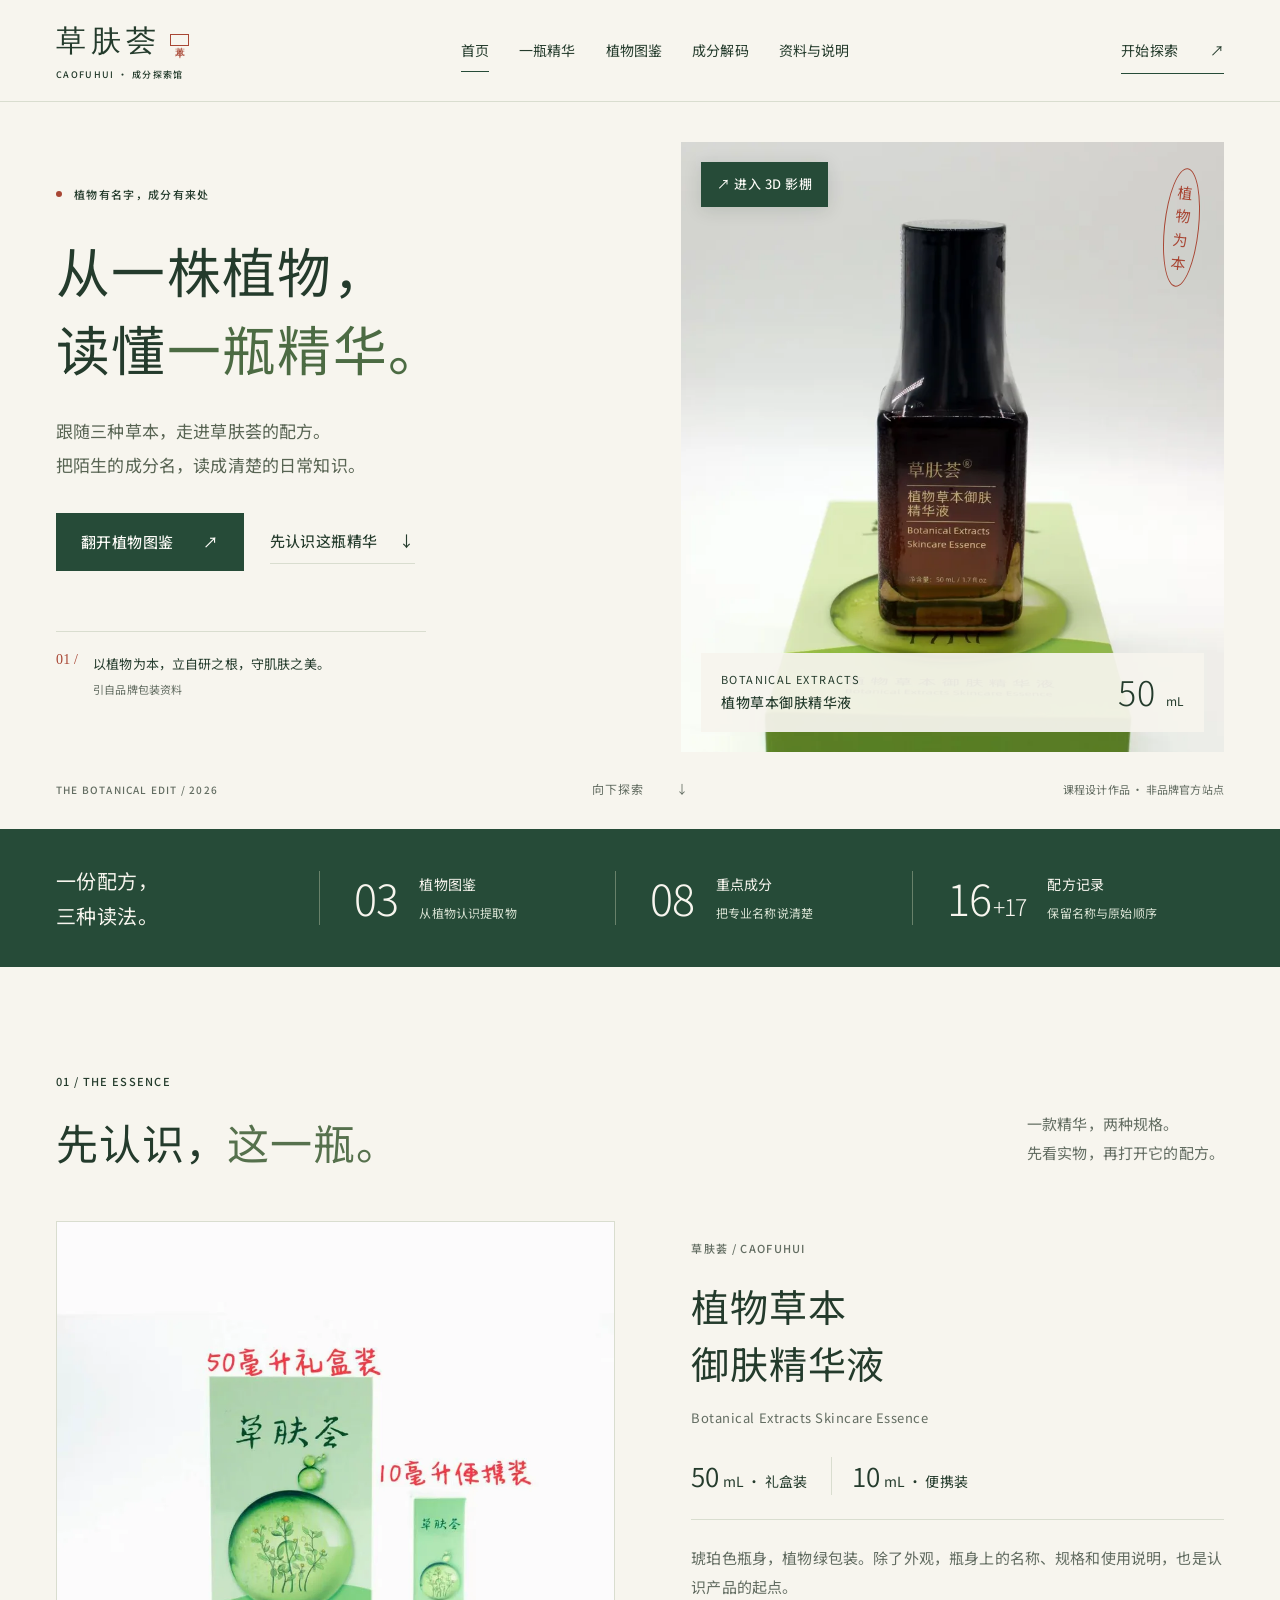
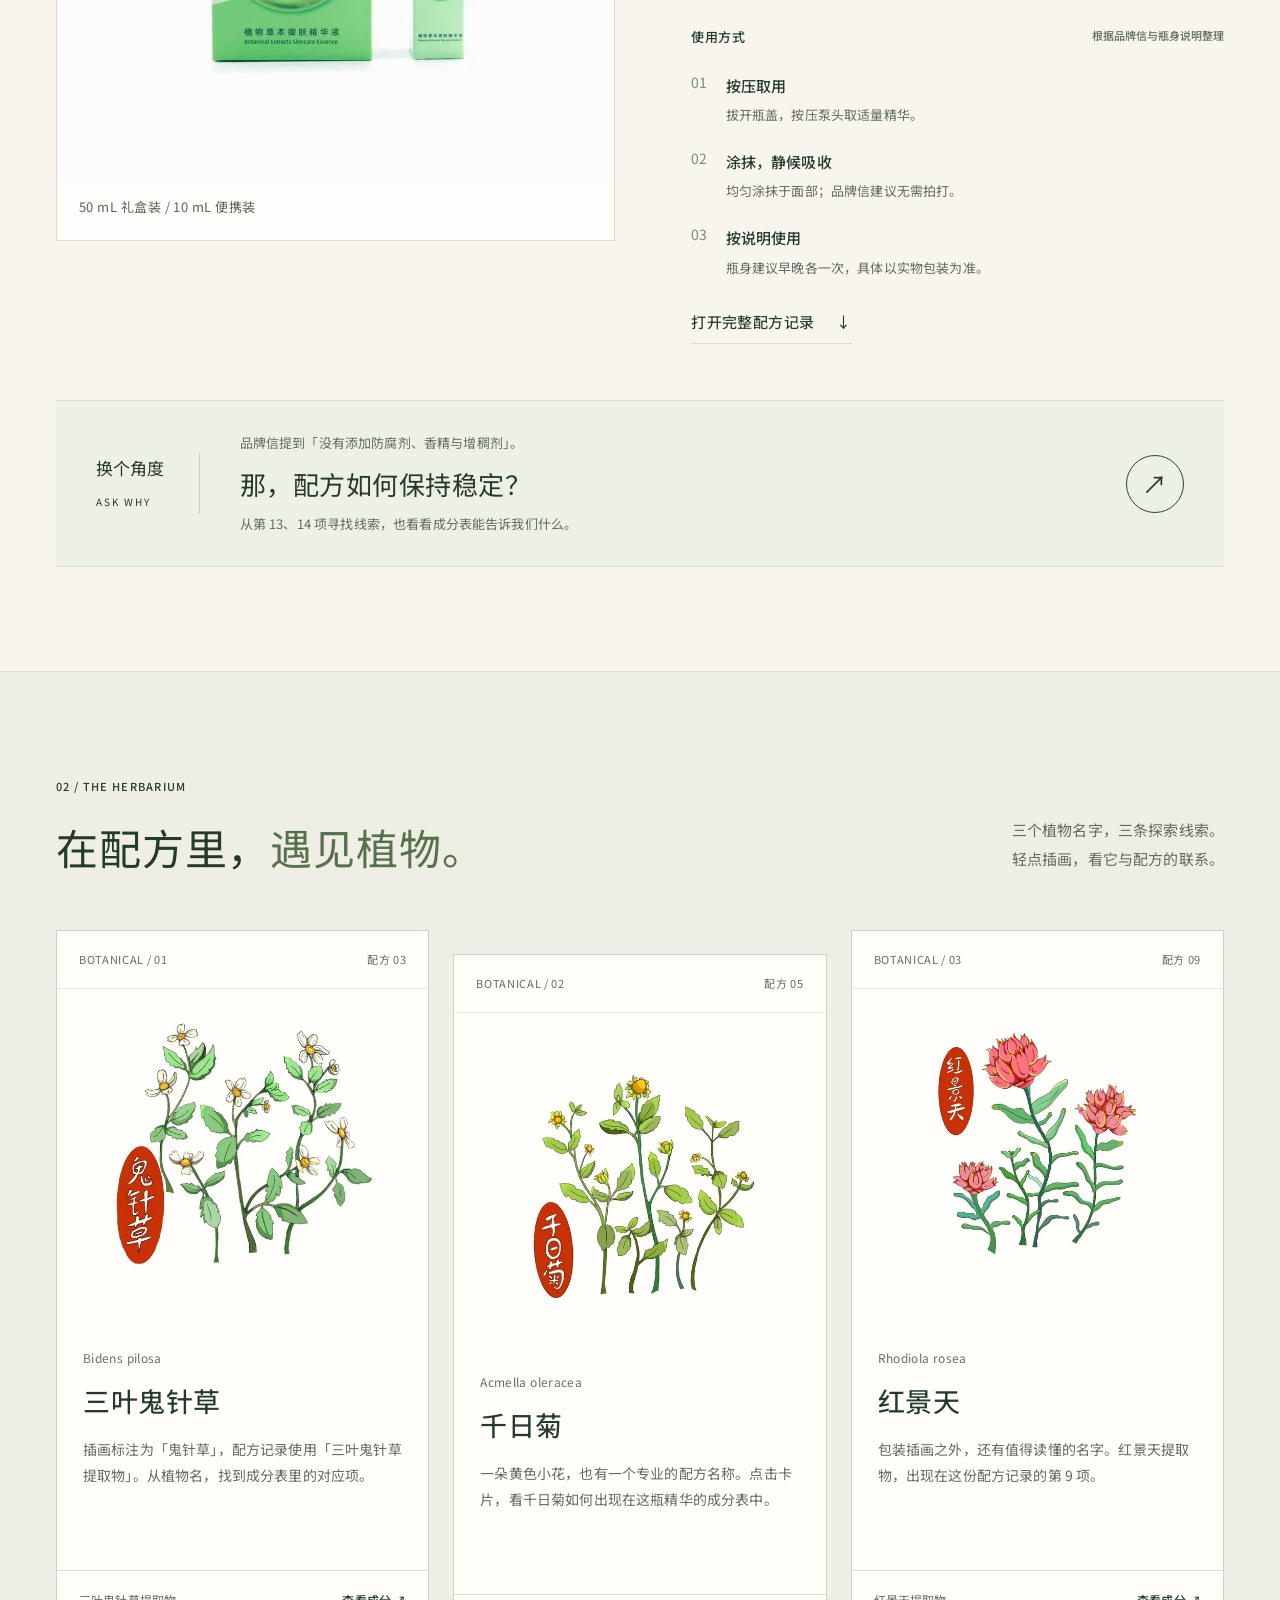
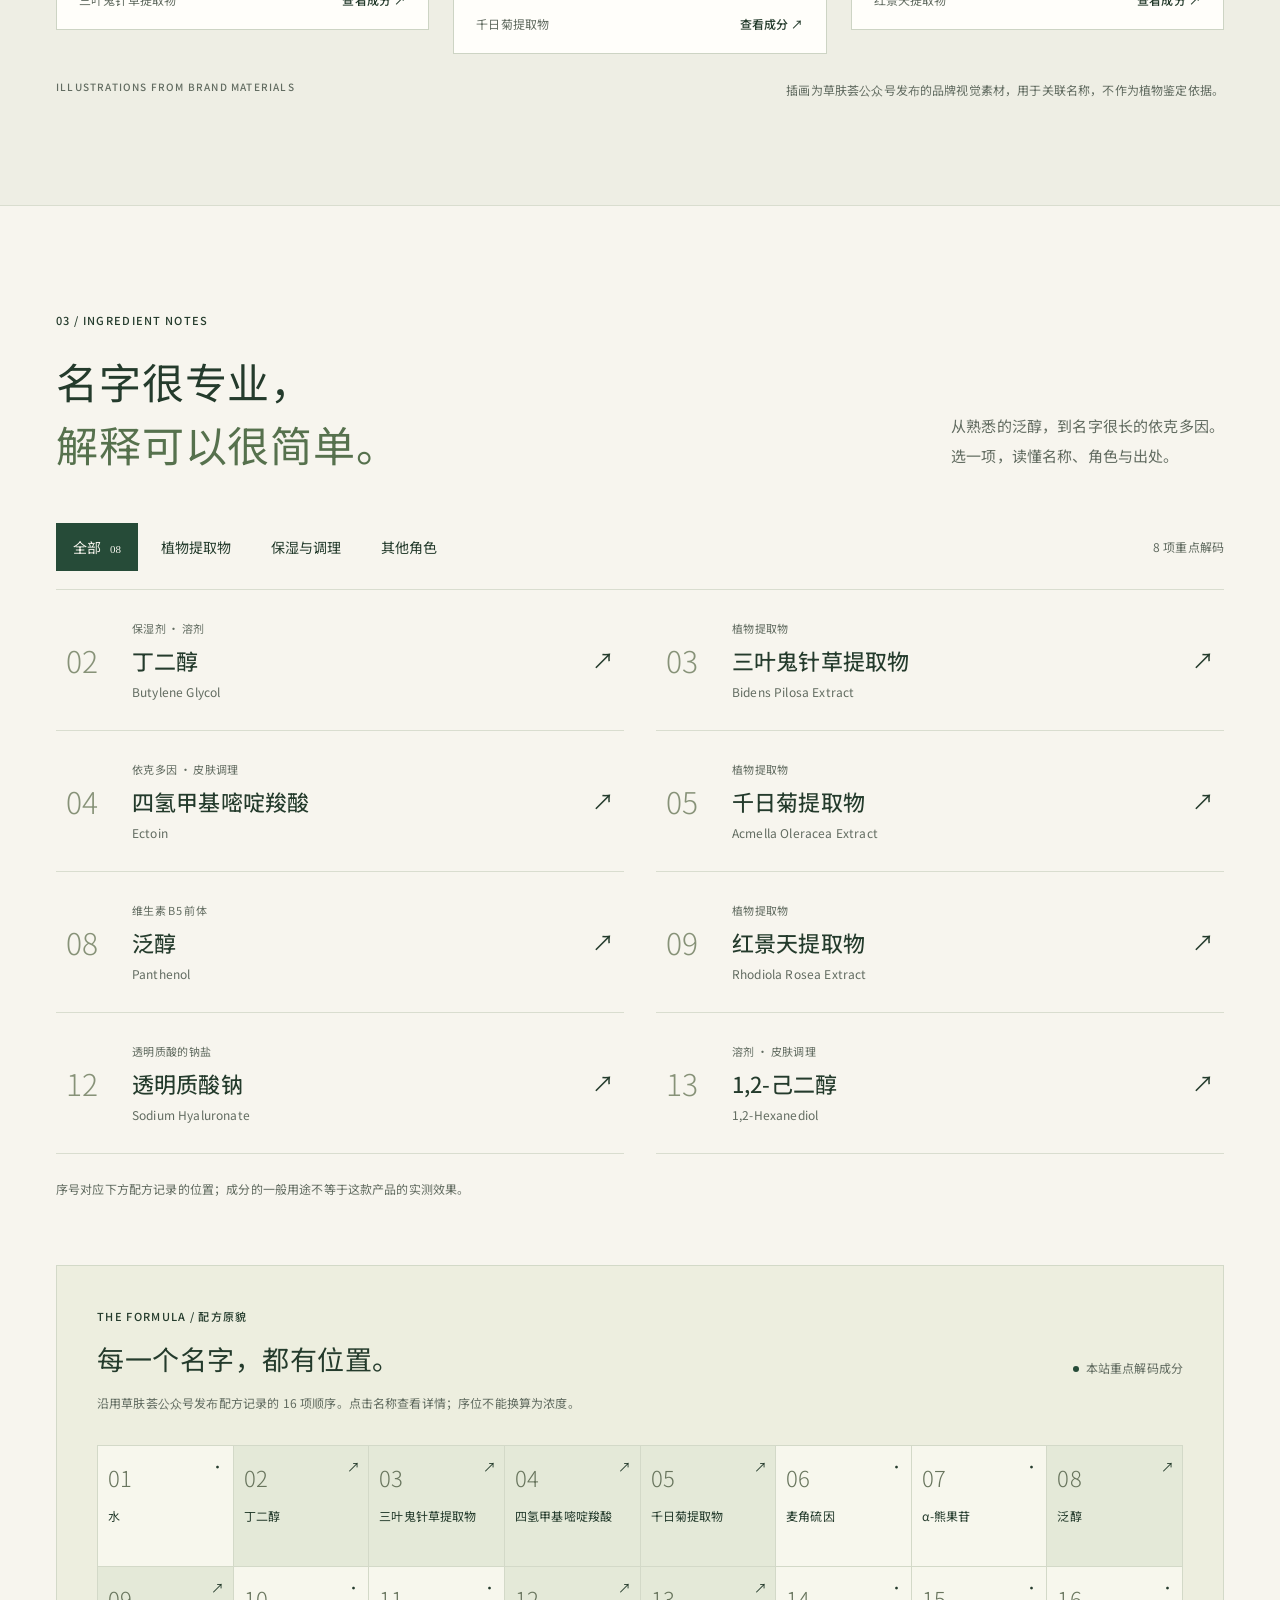
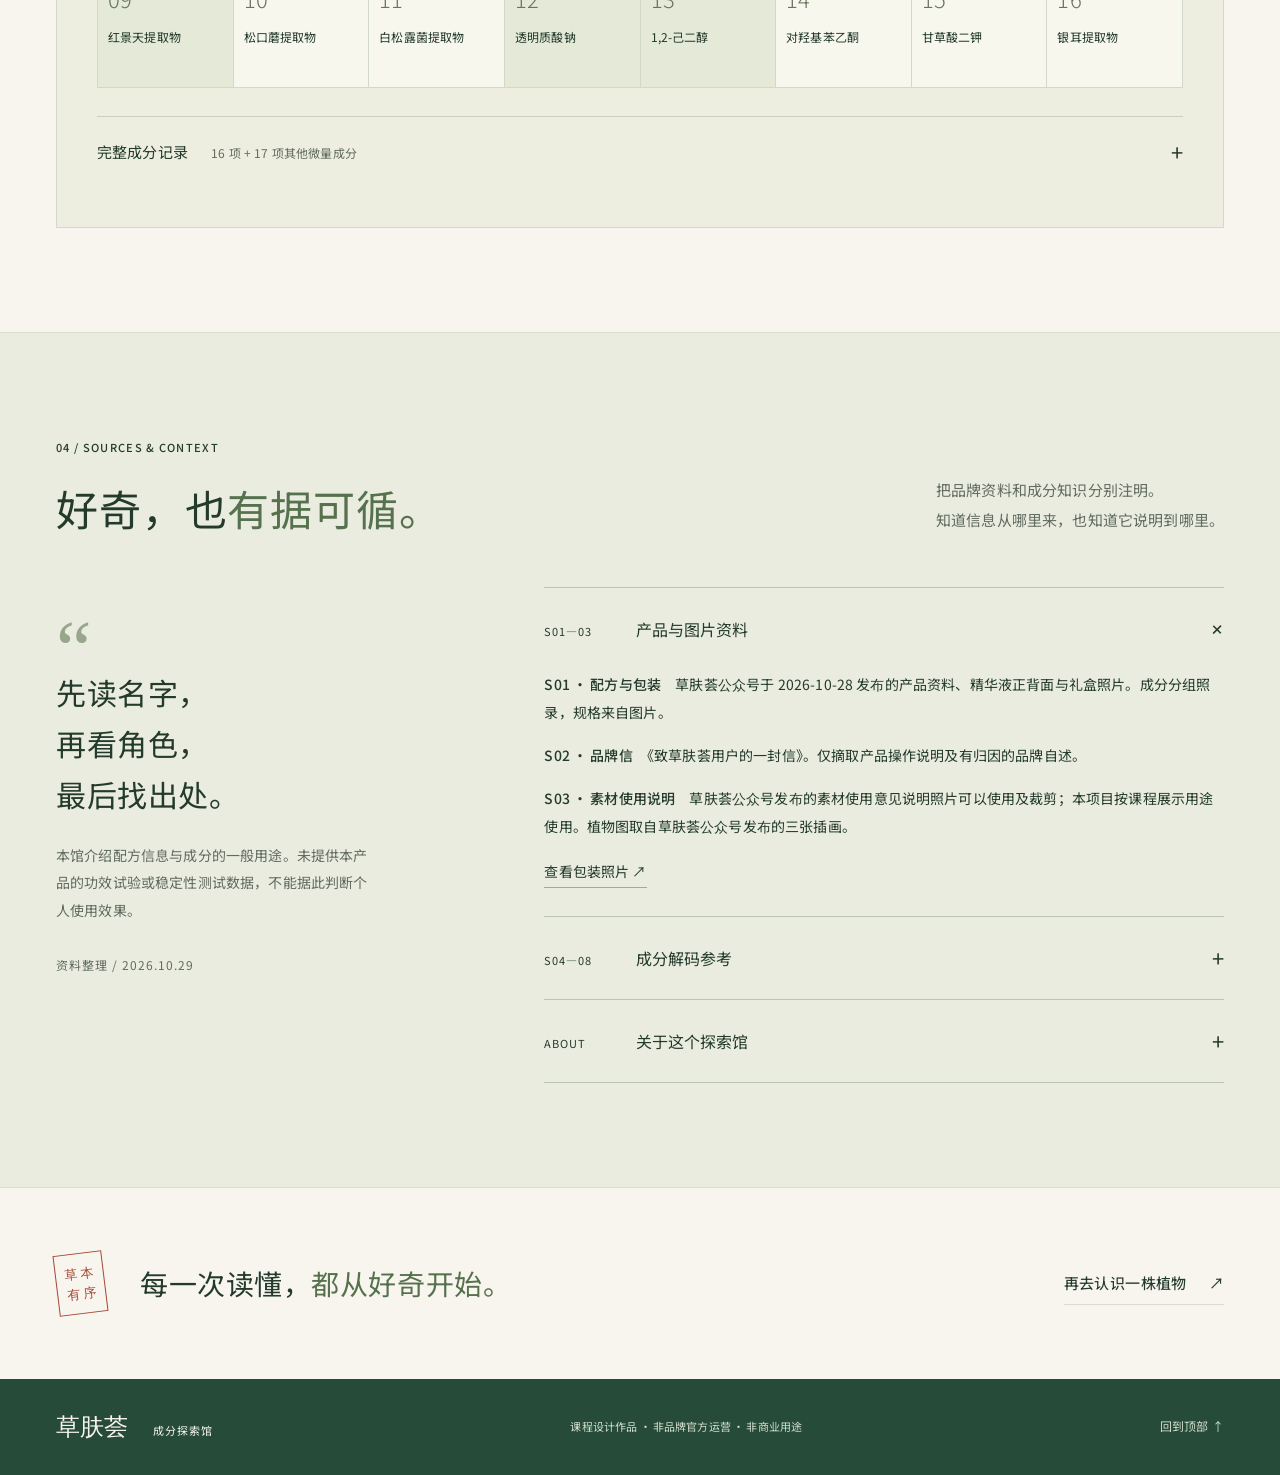
<file: index.html>
<!doctype html>
<html lang="zh-CN">
<head>
  <meta charset="utf-8">
  <meta name="viewport" content="width=device-width, initial-scale=1">
  <meta name="robots" content="noindex,nofollow">
  <meta name="description" content="草肤荟·成分探索馆：从三种草本植物出发，认识植物草本御肤精华液，探索配方中的八项成分。">
  <meta name="theme-color" content="#264b38">
  <title>草肤荟 · 成分探索馆｜从植物，读懂配方</title>
  <link rel="icon" href="assets/favicon.svg" type="image/svg+xml">
  <link rel="preload" href="assets/images/serum/front.webp" as="image">
  <link rel="preload" href="assets/fonts/cfh-sans-sc.woff" as="font" type="font/woff" crossorigin>
  <link rel="stylesheet" href="styles.css">
  <link rel="stylesheet" href="typography.css?v=1.3">
  <script src="data.js" defer></script>
  <script src="app.js?v=1.3" defer></script>
</head>
<body>
  <a class="skip-link" href="#main">跳转到正文</a>
  <header class="site-header">
    <div class="header-inner wrap">
      <a class="brand" href="#top" aria-label="草肤荟，回到首页"><span class="brand-name">草肤荟<span class="brand-seal" aria-hidden="true">草本</span></span><span class="brand-sub">CAOFUHUI · 成分探索馆</span></a>
      <nav class="main-nav" id="main-nav" aria-label="主导航">
        <a class="nav-link is-active" href="#top" aria-current="location">首页</a><a class="nav-link" href="#product">一瓶精华</a><a class="nav-link" href="#plants">植物图鉴</a><a class="nav-link" href="#ingredients">成分解码</a><a class="nav-link" href="#sources">资料与说明</a>
      </nav>
      <a class="header-cta" href="#ingredients">开始探索 <span aria-hidden="true">↗</span></a>
      <button class="menu-toggle" type="button" aria-expanded="false" aria-controls="main-nav" aria-label="展开导航"><span></span><span></span></button>
    </div>
  </header>
  <main id="main">
    <section class="hero wrap" id="top" data-section="top">
      <div class="hero-copy">
        <p class="eyebrow"><span class="red-dot"></span> 植物有名字，成分有来处</p>
        <h1>从一株植物，<br>读懂<em>一瓶精华。</em></h1>
        <p class="hero-lead">跟随三种草本，走进草肤荟的配方。<br>把陌生的成分名，读成清楚的日常知识。</p>
        <div class="hero-actions"><a class="button button-primary" href="#plants">翻开植物图鉴 <span aria-hidden="true">↗</span></a><a class="text-link" href="#product">先认识这瓶精华 <span aria-hidden="true">↓</span></a></div>
        <div class="hero-footnote"><span class="note-number">01 /</span><p>以植物为本，立自研之根，守肌肤之美。<small>引自品牌包装资料</small></p></div>
      </div>
      <figure class="hero-visual">
        <a class="preview-entry-overlay" href="3d/index.html" aria-label="打开精华液交互式3D预览"><span class="preview-badge">↗ 进入 3D 影棚</span></a>
        <img src="assets/images/serum/front.webp" alt="草肤荟50毫升植物草本御肤精华液实物，琥珀色瓶身置于绿色礼盒上" width="900" height="995" fetchpriority="high">
        <span class="photo-stamp" aria-hidden="true">植<br>物<br>为<br>本</span>
        <figcaption><span>BOTANICAL EXTRACTS<br><b>植物草本御肤精华液</b></span><span class="photo-volume">50 <small>mL</small></span></figcaption>
      </figure>
      <div class="hero-bottom"><span class="edition">THE BOTANICAL EDIT / 2026</span><a href="#product">向下探索 <span aria-hidden="true">↓</span></a><span class="course-label">课程设计作品 · 非品牌官方站点</span></div>
    </section>

    <section class="intro-strip" aria-label="探索内容概览"><div class="wrap intro-inner"><p>一份配方，<br>三种读法。</p><div><strong>03</strong><span>植物图鉴<small>从植物认识提取物</small></span></div><div><strong>08</strong><span>重点成分<small>把专业名称说清楚</small></span></div><div><strong>16<small>+17</small></strong><span>配方记录<small>保留名称与原始顺序</small></span></div></div></section>

    <section class="section wrap" id="product" data-section="product">
      <div class="section-head"><div><p class="eyebrow">01 / THE ESSENCE</p><h2>先认识，<em>这一瓶。</em></h2></div><p class="section-intro">一款精华，两种规格。<br>先看实物，再打开它的配方。</p></div>
      <div class="product-layout">
        <div class="product-gallery">
          <figure class="product-main"><img id="product-image" src="assets/images/serum/sizes.webp" alt="草肤荟50毫升礼盒装与10毫升便携装规格对比" width="1000" height="1000" loading="lazy"><figcaption id="product-caption">50 mL 礼盒装 / 10 mL 便携装</figcaption></figure>
        </div>
        <div class="product-copy"><span class="small-label">草肤荟 / CAOFUHUI</span><h3>植物草本<br>御肤精华液</h3><p class="english-name">Botanical Extracts Skincare Essence</p><div class="size-options"><span><b>50</b> mL · 礼盒装</span><span><b>10</b> mL · 便携装</span></div><p class="product-description">琥珀色瓶身，植物绿包装。除了外观，瓶身上的名称、规格和使用说明，也是认识产品的起点。</p>
          <div class="usage"><p class="small-label">使用方式 <span>根据品牌信与瓶身说明整理</span></p><ol><li><b>01</b><div><strong>按压取用</strong><p>拔开瓶盖，按压泵头取适量精华。</p></div></li><li><b>02</b><div><strong>涂抹，静候吸收</strong><p>均匀涂抹于面部；品牌信建议无需拍打。</p></div></li><li><b>03</b><div><strong>按说明使用</strong><p>瓶身建议早晚各一次，具体以实物包装为准。</p></div></li></ol></div>
          <a class="text-link" href="#formula">打开完整配方记录 <span aria-hidden="true">↓</span></a>
        </div>
      </div>
      <aside class="question-bridge"><div class="bridge-index">换个角度<br><span>ASK WHY</span></div><div class="bridge-copy"><p>品牌信提到「没有添加防腐剂、香精与增稠剂」。</p><h3>那，配方如何保持稳定？</h3><p class="bridge-note">从第 13、14 项寻找线索，也看看成分表能告诉我们什么。</p></div><a class="circle-link" href="#note-hexanediol" data-ingredient-id="hexanediol" aria-label="解读1,2-己二醇与配方稳定性"><span aria-hidden="true">↗</span></a></aside>
    </section>

    <section class="plant-section" id="plants" data-section="plants"><div class="wrap section">
      <div class="section-head"><div><p class="eyebrow">02 / THE HERBARIUM</p><h2>在配方里，<em>遇见植物。</em></h2></div><p class="section-intro">三个植物名字，三条探索线索。<br>轻点插画，看它与配方的联系。</p></div>
      <div class="plant-grid"><!-- GENERATED:plants -->
<a class="plant-card" href="#note-bidens-extract" data-plant-id="bidens" aria-label="探索三叶鬼针草与配方的关系"><div class="plant-top"><span>BOTANICAL / 01</span><span>配方 03</span></div><div class="plant-art"><img src="assets/images/plants/bidens.webp" alt="草肤荟公众号发布的三叶鬼针草品牌插画" width="640" height="640" loading="lazy"></div><div class="plant-copy"><em>Bidens pilosa</em><h3>三叶鬼针草</h3><p>插画标注为「鬼针草」，配方记录使用「三叶鬼针草提取物」。从植物名，找到成分表里的对应项。</p></div><div class="plant-foot"><span>三叶鬼针草提取物</span><b>查看成分 ↗</b></div></a>
<a class="plant-card" href="#note-acmella-extract" data-plant-id="acmella" aria-label="探索千日菊与配方的关系"><div class="plant-top"><span>BOTANICAL / 02</span><span>配方 05</span></div><div class="plant-art"><img src="assets/images/plants/acmella.webp" alt="草肤荟公众号发布的千日菊品牌插画" width="640" height="640" loading="lazy"></div><div class="plant-copy"><em>Acmella oleracea</em><h3>千日菊</h3><p>一朵黄色小花，也有一个专业的配方名称。点击卡片，看千日菊如何出现在这瓶精华的成分表中。</p></div><div class="plant-foot"><span>千日菊提取物</span><b>查看成分 ↗</b></div></a>
<a class="plant-card" href="#note-rhodiola-extract" data-plant-id="rhodiola" aria-label="探索红景天与配方的关系"><div class="plant-top"><span>BOTANICAL / 03</span><span>配方 09</span></div><div class="plant-art"><img src="assets/images/plants/rhodiola.webp" alt="草肤荟公众号发布的红景天品牌插画" width="640" height="640" loading="lazy"></div><div class="plant-copy"><em>Rhodiola rosea</em><h3>红景天</h3><p>包装插画之外，还有值得读懂的名字。红景天提取物，出现在这份配方记录的第 9 项。</p></div><div class="plant-foot"><span>红景天提取物</span><b>查看成分 ↗</b></div></a>
<!-- /GENERATED:plants --></div>
      <p class="section-caption"><span>ILLUSTRATIONS FROM BRAND MATERIALS</span><span>插画为草肤荟公众号发布的品牌视觉素材，用于关联名称，不作为植物鉴定依据。</span></p>
    </div></section>

    <section class="section wrap" id="ingredients" data-section="ingredients">
      <div class="section-head"><div><p class="eyebrow">03 / INGREDIENT NOTES</p><h2>名字很专业，<br><em>解释可以很简单。</em></h2></div><p class="section-intro">从熟悉的泛醇，到名字很长的依克多因。<br>选一项，读懂名称、角色与出处。</p></div>
      <div class="decoder-toolbar"><div class="filters" role="group" aria-label="筛选重点成分"><button type="button" class="filter-button is-active" data-filter="all" aria-pressed="true">全部 <span>08</span></button><button type="button" class="filter-button" data-filter="plant" aria-pressed="false">植物提取物</button><button type="button" class="filter-button" data-filter="hydration" aria-pressed="false">保湿与调理</button><button type="button" class="filter-button" data-filter="other" aria-pressed="false">其他角色</button></div><p id="filter-count" role="status" aria-live="polite">8 项重点解码</p></div>
      <div class="ingredient-grid"><!-- GENERATED:ingredients -->
<details class="ingredient-card" id="note-butylene-glycol" data-type="hydration"><summary data-ingredient-id="butylene-glycol"><span class="ingredient-index">02</span><span class="ingredient-copy"><span class="ingredient-alias">保湿剂 · 溶剂</span><strong>丁二醇</strong><em>Butylene Glycol</em></span><span class="ingredient-arrow" aria-hidden="true">↗</span></summary><div class="static-note"><p>读到「醇」字，不必马上联想到酒精。丁二醇是另一种物质，常在化妆品中承担保湿和溶剂角色。</p><p>这里解释的是成分的一般用途。不能从名称判断本配方中它的具体浓度、来源工艺或最终使用效果。</p><a href="https://cosmileeurope.eu/inci/detail/2015/butylene-glycol/" target="_blank" rel="noopener">S04 · COSMILE Europe：Butylene Glycol ↗</a></div></details>
<details class="ingredient-card" id="note-bidens-extract" data-type="plant"><summary data-ingredient-id="bidens-extract"><span class="ingredient-index">03</span><span class="ingredient-copy"><span class="ingredient-alias">植物提取物</span><strong>三叶鬼针草提取物</strong><em>Bidens Pilosa Extract</em></span><span class="ingredient-arrow" aria-hidden="true">↗</span></summary><div class="static-note"><p>植物的名字与成分的名字，只差了「提取物」三个字。它说明这项原料与三叶鬼针草有关，并不表示把整株植物直接放进瓶子。</p><p>中文名称、拉丁名和序位来自草肤荟公众号发布的配方记录。资料没有给出提取部位、提取工艺或浓度，本页不作补充推断。</p><a href="assets/images/serum/package.webp" target="_blank" rel="noopener">S01 · 草肤荟公众号发布的配方记录与包装照片 ↗</a></div></details>
<details class="ingredient-card" id="note-ectoin" data-type="hydration"><summary data-ingredient-id="ectoin"><span class="ingredient-index">04</span><span class="ingredient-copy"><span class="ingredient-alias">依克多因 · 皮肤调理</span><strong>四氢甲基嘧啶羧酸</strong><em>Ectoin</em></span><span class="ingredient-arrow" aria-hidden="true">↗</span></summary><div class="static-note"><p>长名字，也可以有熟悉的叫法。四氢甲基嘧啶羧酸常被称为「依克多因」，英文名称是 Ectoin。</p><p>COSMILE Europe 将 Ectoin 归为皮肤调理成分。这是成分分类，不是这瓶精华的修护或人群适用性检测结果。</p><a href="https://cosmileeurope.eu/inci/detail/5191/ectoin/" target="_blank" rel="noopener">S05 · COSMILE Europe：Ectoin ↗</a></div></details>
<details class="ingredient-card" id="note-acmella-extract" data-type="plant"><summary data-ingredient-id="acmella-extract"><span class="ingredient-index">05</span><span class="ingredient-copy"><span class="ingredient-alias">植物提取物</span><strong>千日菊提取物</strong><em>Acmella Oleracea Extract</em></span><span class="ingredient-arrow" aria-hidden="true">↗</span></summary><div class="static-note"><p>从插画里的千日菊，到成分表里的 Acmella Oleracea Extract，中文名与拉丁名构成了一组可以相互核对的线索。</p><p>配方记录确认了名称和第 5 项的位置。插画为草肤荟公众号发布的品牌视觉素材，并非植物鉴定图；不据此推导提取部位或产品功效。</p><a href="assets/images/serum/package.webp" target="_blank" rel="noopener">S01 · 草肤荟公众号发布的配方记录与包装照片 ↗</a></div></details>
<details class="ingredient-card" id="note-panthenol" data-type="hydration"><summary data-ingredient-id="panthenol"><span class="ingredient-index">08</span><span class="ingredient-copy"><span class="ingredient-alias">维生素 B5 前体</span><strong>泛醇</strong><em>Panthenol</em></span><span class="ingredient-arrow" aria-hidden="true">↗</span></summary><div class="static-note"><p>常听到的「B5」与它有关。泛醇属于维生素 B5 的前体，常被称作「维生素原 B5」，不宜直接把两者画等号。</p><p>名称关系和分类参考 COSMILE Europe。该资料讲的是原料，不提供草肤荟产品的人体功效或安全性结论。</p><a href="https://cosmileeurope.eu/inci/detail/10243/panthenol/" target="_blank" rel="noopener">S06 · COSMILE Europe：Panthenol ↗</a></div></details>
<details class="ingredient-card" id="note-rhodiola-extract" data-type="plant"><summary data-ingredient-id="rhodiola-extract"><span class="ingredient-index">09</span><span class="ingredient-copy"><span class="ingredient-alias">植物提取物</span><strong>红景天提取物</strong><em>Rhodiola Rosea Extract</em></span><span class="ingredient-arrow" aria-hidden="true">↗</span></summary><div class="static-note"><p>红景天是植物名，「红景天提取物」是这里的配方名称。把两者对应起来，是读懂草本成分表的第一步。</p><p>第 9 项表示本份记录中的列示位置，不是含量百分比。未提供提取部位、工艺与浓度；不把植物相关研究当作本产品效果。</p><a href="assets/images/serum/package.webp" target="_blank" rel="noopener">S01 · 草肤荟公众号发布的配方记录与包装照片 ↗</a></div></details>
<details class="ingredient-card" id="note-sodium-hyaluronate" data-type="hydration"><summary data-ingredient-id="sodium-hyaluronate"><span class="ingredient-index">12</span><span class="ingredient-copy"><span class="ingredient-alias">透明质酸的钠盐</span><strong>透明质酸钠</strong><em>Sodium Hyaluronate</em></span><span class="ingredient-arrow" aria-hidden="true">↗</span></summary><div class="static-note"><p>这是透明质酸的钠盐。理解「钠」这个后缀，能把常见的护肤词汇和成分表上的正式名称联系起来。</p><p>COSMILE Europe 收录了它的保湿和皮肤调理功能。最终产品的使用感受和效果还受到整体配方等因素影响。</p><a href="https://cosmileeurope.eu/inci/detail/14809/sodium-hyaluronate/" target="_blank" rel="noopener">S07 · COSMILE Europe：Sodium Hyaluronate ↗</a></div></details>
<details class="ingredient-card" id="note-hexanediol" data-type="other"><summary data-ingredient-id="hexanediol"><span class="ingredient-index">13</span><span class="ingredient-copy"><span class="ingredient-alias">溶剂 · 皮肤调理</span><strong>1,2-己二醇</strong><em>1,2-Hexanediol</em></span><span class="ingredient-arrow" aria-hidden="true">↗</span></summary><div class="static-note"><p>一项原料可以有不止一个配方角色。1,2-己二醇可用作溶剂和皮肤调理成分；了解一般用途，比单看名字判断好坏更有帮助。</p><p>COSMILE Europe 提供一般功能分类。配方第 14 项还列有对羟基苯乙酮，但仅凭这两个名称，不能确认本产品的完整防腐体系、稳定性或安全性。</p><a href="https://cosmileeurope.eu/inci/detail/5/1-2-hexanediol/" target="_blank" rel="noopener">S08 · COSMILE Europe：1,2-Hexanediol ↗</a></div></details>
<!-- /GENERATED:ingredients --></div>
      <p class="reading-note">序号对应下方配方记录的位置；成分的一般用途不等于这款产品的实测效果。</p>
      <div class="formula-archive" id="formula"><div class="formula-title"><div><p class="eyebrow">THE FORMULA / 配方原貌</p><h3>每一个名字，都有位置。</h3></div><span class="formula-key"><i></i> 本站重点解码成分</span></div><p class="formula-tip">沿用草肤荟公众号发布配方记录的 16 项顺序。点击名称查看详情；序位不能换算为浓度。</p><div class="sequence-band" aria-label="16项配方成分顺序"><!-- GENERATED:sequence -->
<a class="sequence-node" id="formula-entry-water" href="#formula" data-ingredient-id="water"><span class="sequence-number">01</span><span class="sequence-name">水</span><span class="sequence-mark" aria-hidden="true">·</span></a>
<a class="sequence-node is-featured" id="formula-entry-butylene-glycol" href="#note-butylene-glycol" data-ingredient-id="butylene-glycol"><span class="sequence-number">02</span><span class="sequence-name">丁二醇</span><span class="sequence-mark" aria-hidden="true">↗</span></a>
<a class="sequence-node is-featured" id="formula-entry-bidens-extract" href="#note-bidens-extract" data-ingredient-id="bidens-extract"><span class="sequence-number">03</span><span class="sequence-name">三叶鬼针草提取物</span><span class="sequence-mark" aria-hidden="true">↗</span></a>
<a class="sequence-node is-featured" id="formula-entry-ectoin" href="#note-ectoin" data-ingredient-id="ectoin"><span class="sequence-number">04</span><span class="sequence-name">四氢甲基嘧啶羧酸</span><span class="sequence-mark" aria-hidden="true">↗</span></a>
<a class="sequence-node is-featured" id="formula-entry-acmella-extract" href="#note-acmella-extract" data-ingredient-id="acmella-extract"><span class="sequence-number">05</span><span class="sequence-name">千日菊提取物</span><span class="sequence-mark" aria-hidden="true">↗</span></a>
<a class="sequence-node" id="formula-entry-ergothioneine" href="#formula" data-ingredient-id="ergothioneine"><span class="sequence-number">06</span><span class="sequence-name">麦角硫因</span><span class="sequence-mark" aria-hidden="true">·</span></a>
<a class="sequence-node" id="formula-entry-alpha-arbutin" href="#formula" data-ingredient-id="alpha-arbutin"><span class="sequence-number">07</span><span class="sequence-name">α-熊果苷</span><span class="sequence-mark" aria-hidden="true">·</span></a>
<a class="sequence-node is-featured" id="formula-entry-panthenol" href="#note-panthenol" data-ingredient-id="panthenol"><span class="sequence-number">08</span><span class="sequence-name">泛醇</span><span class="sequence-mark" aria-hidden="true">↗</span></a>
<a class="sequence-node is-featured" id="formula-entry-rhodiola-extract" href="#note-rhodiola-extract" data-ingredient-id="rhodiola-extract"><span class="sequence-number">09</span><span class="sequence-name">红景天提取物</span><span class="sequence-mark" aria-hidden="true">↗</span></a>
<a class="sequence-node" id="formula-entry-matsutake" href="#formula" data-ingredient-id="matsutake"><span class="sequence-number">10</span><span class="sequence-name">松口蘑提取物</span><span class="sequence-mark" aria-hidden="true">·</span></a>
<a class="sequence-node" id="formula-entry-white-truffle" href="#formula" data-ingredient-id="white-truffle"><span class="sequence-number">11</span><span class="sequence-name">白松露菌提取物</span><span class="sequence-mark" aria-hidden="true">·</span></a>
<a class="sequence-node is-featured" id="formula-entry-sodium-hyaluronate" href="#note-sodium-hyaluronate" data-ingredient-id="sodium-hyaluronate"><span class="sequence-number">12</span><span class="sequence-name">透明质酸钠</span><span class="sequence-mark" aria-hidden="true">↗</span></a>
<a class="sequence-node is-featured" id="formula-entry-hexanediol" href="#note-hexanediol" data-ingredient-id="hexanediol"><span class="sequence-number">13</span><span class="sequence-name">1,2-己二醇</span><span class="sequence-mark" aria-hidden="true">↗</span></a>
<a class="sequence-node" id="formula-entry-hydroxyacetophenone" href="#formula" data-ingredient-id="hydroxyacetophenone"><span class="sequence-number">14</span><span class="sequence-name">对羟基苯乙酮</span><span class="sequence-mark" aria-hidden="true">·</span></a>
<a class="sequence-node" id="formula-entry-dipotassium-glycyrrhizate" href="#formula" data-ingredient-id="dipotassium-glycyrrhizate"><span class="sequence-number">15</span><span class="sequence-name">甘草酸二钾</span><span class="sequence-mark" aria-hidden="true">·</span></a>
<a class="sequence-node" id="formula-entry-tremella" href="#formula" data-ingredient-id="tremella"><span class="sequence-number">16</span><span class="sequence-name">银耳提取物</span><span class="sequence-mark" aria-hidden="true">·</span></a>
<!-- /GENERATED:sequence --></div>
        <details class="full-formula"><summary><span>完整成分记录 <small>16 项 + 17 项其他微量成分</small></span><span class="plus" aria-hidden="true">+</span></summary><div class="full-formula-content"><h4>成分</h4><p><!-- GENERATED:main-formula -->
水、丁二醇、三叶鬼针草（BIDENS PILOSA）提取物、四氢甲基嘧啶羧酸、千日菊（ACMELLA OLERACEA）提取物、麦角硫因、α-熊果苷、泛醇、红景天（RHODIOLA ROSEA）提取物、松口蘑（TRICHOLOMA MATSUTAKE）提取物、白松露菌（TUBER MAGNATUM）提取物、透明质酸钠、1,2-己二醇、对羟基苯乙酮、甘草酸二钾、银耳（TREMELLA FUCIFORMIS）提取物。
<!-- /GENERATED:main-formula --></p><h4>其他微量成分</h4><p><!-- GENERATED:trace-formula -->
黄芩（SCUTELLARIA BAICALENSIS）根提取物、黑孢块菌（TUBER MELANOSPORUM）提取物、麦冬（OPHIOPOGON JAPONICUS）根提取物、薰衣草（LAVANDULA ANGUSTIFOLIA）花提取物、姜黄（CURCUMA LONGA）根提取物、精氨酸、葡萄柚（CITRUS PARADISI）果提取物、柑橘（CITRUS RETICULATA）果提取物、绣球菌（SPARASSIS CRISPA）提取物、冬虫夏草（CORDYCEPS SINENSIS）提取物、矢车菊（CENTAUREA CYANUS）花提取物、栀子（GARDENIA FLORIDA）提取物、桂花（OSMANTHUS FRAGRANS）花提取物、拟石花菜（GELIDIELLA ACEROSA）提取物、玫瑰（ROSA RUGOSA）花提取物、檀香（SANTALUM ALBUM）木提取物、尿囊素。
<!-- /GENERATED:trace-formula --></p><p class="formula-source">S01 · 根据现有配方资料整理，保留成分分组；产品信息以实物标签为准。</p><a class="text-link" href="assets/images/serum/package.webp" target="_blank" rel="noopener">对照包装照片 <span aria-hidden="true">↗</span></a></div></details>
      </div>
    </section>

    <section class="sources-section" id="sources" data-section="sources"><div class="section wrap"><div class="section-head"><div><p class="eyebrow">04 / SOURCES & CONTEXT</p><h2>好奇，也<em>有据可循。</em></h2></div><p class="section-intro">把品牌资料和成分知识分别注明。<br>知道信息从哪里来，也知道它说明到哪里。</p></div>
      <div class="source-layout"><div class="source-statement"><span class="source-quote" aria-hidden="true">“</span><h3>先读名字，<br>再看角色，<br>最后找出处。</h3><p>本馆介绍配方信息与成分的一般用途。未提供本产品的功效试验或稳定性测试数据，不能据此判断个人使用效果。</p><span class="source-date">资料整理 / 2026.10.29</span></div>
      <div class="source-list"><details open><summary><span><b>S01—03</b> 产品与图片资料</span><span class="plus" aria-hidden="true">+</span></summary><div class="source-details"><p><b>S01 · 配方与包装</b>　草肤荟公众号于 2026-10-28 发布的产品资料、精华液正背面与礼盒照片。成分分组照录，规格来自图片。</p><p><b>S02 · 品牌信</b>　《致草肤荟用户的一封信》。仅摘取产品操作说明及有归因的品牌自述。</p><p><b>S03 · 素材使用说明</b>　草肤荟公众号发布的素材使用意见说明照片可以使用及裁剪；本项目按课程展示用途使用。植物图取自草肤荟公众号发布的三张插画。</p><a href="assets/images/serum/package.webp" target="_blank" rel="noopener">查看包装照片 ↗</a></div></details>
        <details><summary><span><b>S04—08</b> 成分解码参考</span><span class="plus" aria-hidden="true">+</span></summary><div class="source-details"><p>一般功能与名称对照参考 COSMILE Europe 成分数据库。数据库条目不代表对本产品的审批、检测或功效认可。查阅日期：2026-10-29。</p><ul><!-- GENERATED:sources -->
<li><a href="https://cosmileeurope.eu/inci/detail/2015/butylene-glycol/" target="_blank" rel="noopener">S04 · COSMILE Europe：Butylene Glycol ↗</a></li>
<li><a href="https://cosmileeurope.eu/inci/detail/5191/ectoin/" target="_blank" rel="noopener">S05 · COSMILE Europe：Ectoin ↗</a></li>
<li><a href="https://cosmileeurope.eu/inci/detail/10243/panthenol/" target="_blank" rel="noopener">S06 · COSMILE Europe：Panthenol ↗</a></li>
<li><a href="https://cosmileeurope.eu/inci/detail/14809/sodium-hyaluronate/" target="_blank" rel="noopener">S07 · COSMILE Europe：Sodium Hyaluronate ↗</a></li>
<li><a href="https://cosmileeurope.eu/inci/detail/5/1-2-hexanediol/" target="_blank" rel="noopener">S08 · COSMILE Europe：1,2-Hexanediol ↗</a></li>
<!-- /GENERATED:sources --></ul></div></details>
        <details><summary><span><b>ABOUT</b> 关于这个探索馆</span><span class="plus" aria-hidden="true">+</span></summary><div class="source-details"><p>“草肤荟·成分探索馆”是课程设计作品，以“植物 → 成分”和“成分 → 配方”两条路径组织信息。采用文字标排版，非品牌官方 Logo。</p><p>这里通过植物图鉴、成分解码和 3D 产品展示，连接植物名称与配方信息。产品照片与植物插画来自课程提供的品牌素材。</p><p>本项目非品牌官方运营网站，仅作课程展示，不提供购买或个性化护肤建议。</p></div></details></div>
      </div>
    </div></section>
    <section class="closing wrap"><span class="closing-seal" aria-hidden="true">草本<br>有序</span><p>每一次读懂，<em>都从好奇开始。</em></p><a class="text-link" href="#plants">再去认识一株植物 <span aria-hidden="true">↗</span></a></section>
  </main>
  <footer class="site-footer"><div class="wrap footer-inner"><a class="footer-brand" href="#top">草肤荟 <span>成分探索馆</span></a><p>课程设计作品 · 非品牌官方运营 · 非商业用途</p><a href="#top">回到顶部 ↑</a></div></footer>
  <dialog class="detail-dialog" id="detail-dialog" aria-labelledby="detail-title"><div class="drawer-handle" aria-hidden="true"></div><button class="detail-close" type="button" aria-label="关闭成分详情" autofocus>×</button><div class="detail-scroll"><p class="eyebrow" id="detail-kicker"></p><h2 id="detail-title"></h2><p id="detail-english" class="detail-english"></p><img id="detail-image" class="detail-image" src="assets/images/plants/bidens.webp" alt="" width="210" height="210" hidden><div class="detail-meta"><div><span>配方序位</span><strong id="detail-position"></strong></div><div><span>一般角色 / 信息类型</span><strong id="detail-role"></strong></div></div><h3 class="detail-label">一句话，读懂它</h3><p id="detail-plain" class="detail-plain"></p><details class="evidence-details"><summary>资料说明与解读边界 <span aria-hidden="true">+</span></summary><p id="detail-evidence"></p><a id="detail-source" target="_blank" rel="noopener"></a></details><div class="detail-actions"><button type="button" class="button button-primary" id="detail-formula">在配方中找到它 <span aria-hidden="true">↓</span></button><button type="button" class="text-link" id="detail-plant">查看关联植物 ↗</button></div></div></dialog>
  <noscript><p class="noscript-note">当前未启用 JavaScript。重点成分卡仍可展开阅读，产品图与完整配方均可查看。</p></noscript>
</body>
</html>
</file>
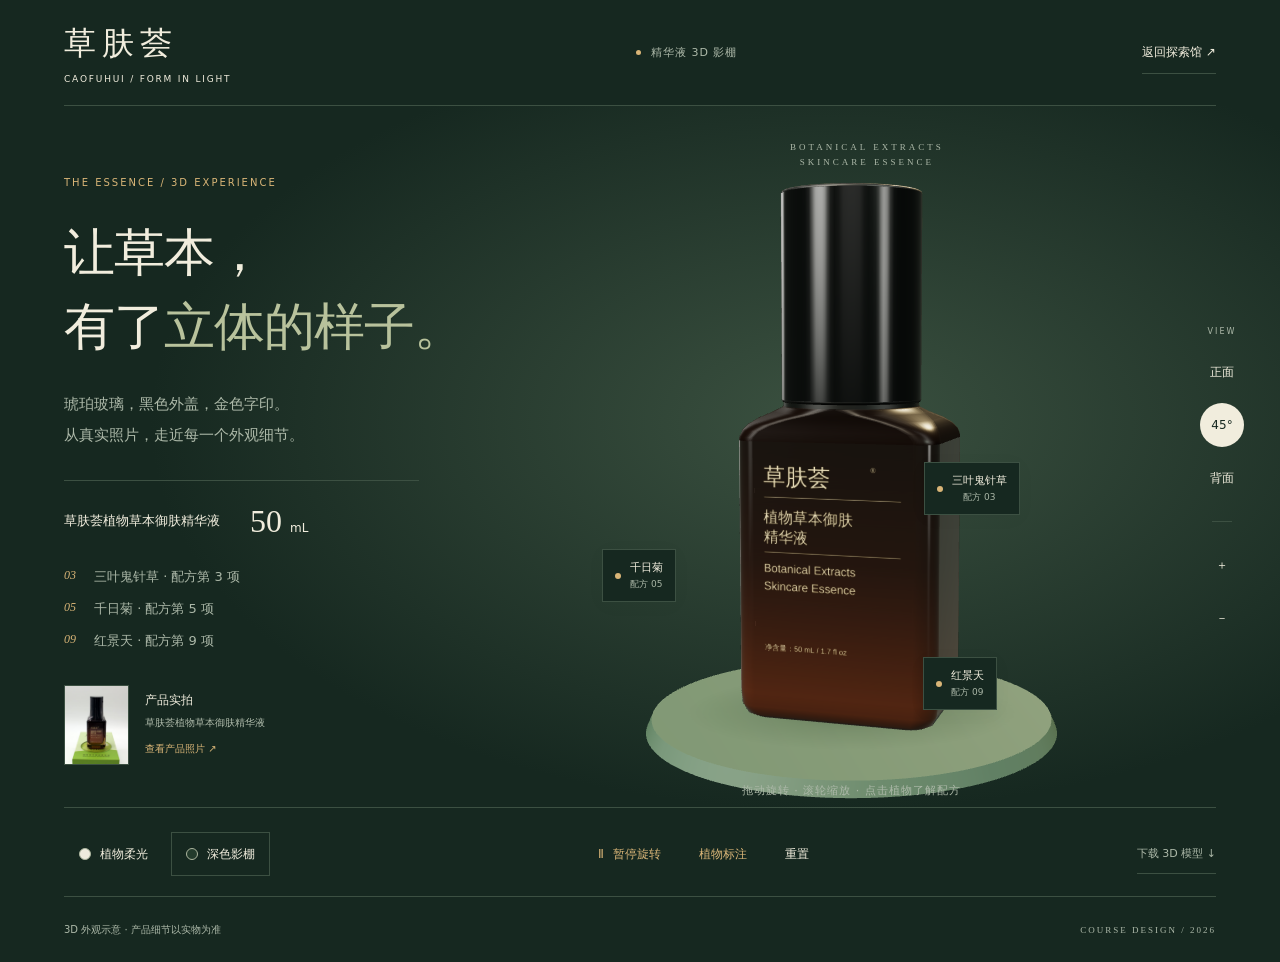
<file: 3d/index.html>
<!doctype html>
<html lang="zh-CN">
<head>
<meta charset="utf-8"><meta name="viewport" content="width=device-width,initial-scale=1"><meta name="robots" content="noindex,nofollow">
<title>草肤荟 · 精华液 3D 影棚</title><meta name="theme-color" content="#162820"><link rel="stylesheet" href="preview.css?v=1.2">
<script src="assets/preview.js?v=1.2" defer></script>
</head>
<body data-theme="dark">
<header><a class="wordmark" href="../index.html#product"><span>草肤荟</span><small>CAOFUHUI / FORM IN LIGHT</small></a><div class="header-note"><i></i> 精华液 3D 影棚</div><a class="return-link" href="../index.html#product">返回探索馆 ↗</a></header>
<main>
 <div class="editorial"><p class="eyebrow">THE ESSENCE / 3D EXPERIENCE</p><h1>让草本，<br>有了<em>立体的样子。</em></h1><p class="intro">琥珀玻璃，黑色外盖，金色字印。<br>从真实照片，走近每一个外观细节。</p><div class="product-title"><span>草肤荟植物草本御肤精华液</span><strong>50 <small>mL</small></strong></div><div class="material-notes"><span>03 <b>三叶鬼针草 · 配方第 3 项</b></span><span>05 <b>千日菊 · 配方第 5 项</b></span><span>09 <b>红景天 · 配方第 9 项</b></span></div><div class="reference"><img src="assets/reference.jpg" alt="草肤荟精华液产品实拍" width="68" height="82"><div><span>产品实拍</span><p>草肤荟植物草本御肤精华液</p><button type="button" id="show-reference">查看产品照片 ↗</button></div></div></div>
 <section id="stage" aria-label="精华液交互式3D预览"><canvas id="model-canvas" tabindex="0" aria-label="3D精华瓶。拖动旋转，滚轮缩放，点击植物标注查看介绍。"></canvas><div class="stage-loading" id="loading"><span></span>正在进入 3D 影棚…</div><div class="stage-error" id="model-error" hidden>当前设备未能启用 3D 渲染，请使用 Chrome 或 Edge 查看。<a href="assets/reference.jpg">查看实拍参考 ↗</a></div><span class="stage-edition" aria-hidden="true">BOTANICAL EXTRACTS<br>SKINCARE ESSENCE</span><div class="hotspots" id="hotspots"><button data-point="bidens" aria-haspopup="dialog"><i></i><span>三叶鬼针草<small>配方 03</small></span></button><button data-point="acmella" aria-haspopup="dialog"><i></i><span>千日菊<small>配方 05</small></span></button><button data-point="rhodiola" aria-haspopup="dialog"><i></i><span>红景天<small>配方 09</small></span></button></div><span class="drag-hint" id="drag-hint">拖动旋转 · 滚轮缩放 · 点击植物了解配方</span></section>
 <aside class="side-controls" aria-label="模型视角"><span>VIEW</span><button type="button" data-view="front">正面</button><button type="button" data-view="three-quarter" class="active" aria-pressed="true">45°</button><button type="button" data-view="back">背面</button><div class="control-divider"></div><button type="button" id="zoom-in" aria-label="放大模型">＋</button><button type="button" id="zoom-out" aria-label="缩小模型">－</button></aside>
 <div class="control-bar"><div class="themes" role="group" aria-label="展示背景"><button type="button" data-theme-choice="light" aria-pressed="false"><i class="light-swatch"></i>植物柔光</button><button type="button" data-theme-choice="dark" class="active" aria-pressed="true"><i class="dark-swatch"></i>深色影棚</button></div><div class="playback"><button type="button" id="auto-rotate" aria-pressed="true"><span id="play-icon">Ⅱ</span> <span id="play-label">暂停旋转</span></button><button type="button" id="toggle-notes" aria-pressed="true">植物标注</button><button type="button" id="reset">重置</button></div><a class="download" href="草肤荟精华液_展示模型_v1.2.glb" download>下载 3D 模型 ↓</a></div>
</main>
<footer><p>3D 外观示意 · 产品细节以实物为准</p><span>COURSE DESIGN / 2026</span></footer>
<dialog id="reference-dialog"><button class="close-reference" type="button" aria-label="关闭产品照片">×</button><img src="assets/reference.jpg" alt="精华液产品实拍"><p>草肤荟精华液产品实拍</p></dialog>
<dialog id="material-dialog"><button class="close-material" type="button" aria-label="关闭植物介绍">×</button><span class="eyebrow">BOTANICAL NOTE / 植物档案</span><img id="plant-note-image" src="assets/plants/bidens.webp" alt="" width="180" height="180"><h2 id="material-title"></h2><p id="plant-note-latin"></p><span id="plant-note-position"></span><p id="material-copy"></p><a id="plant-note-link" href="../index.html#ingredient=bidens-extract">前往成分解码 ↗</a></dialog>
<noscript><p class="noscript">实时 3D 预览需要 JavaScript；可打开 assets/reference.jpg 查看实拍参考。</p></noscript>
</body></html>
</file>
<file: styles.css>
:root{--paper:#f7f5ee;--white:#fffefa;--ink:#243b2c;--green:#264b38;--muted:#626c61;--line:#d9ddcf;--sage:#edf0e5;--red:#a84634;--serif:"Songti SC","STSong","SimSun",serif;--sans:"Microsoft YaHei","PingFang SC",system-ui,sans-serif}
*{box-sizing:border-box}html{scroll-behavior:smooth;scroll-padding-top:112px}body{margin:0;background:var(--paper);color:var(--ink);font-family:var(--sans);font-size:15px;line-height:1.8;-webkit-font-smoothing:antialiased}body.modal-open{overflow:hidden}a{color:inherit;text-decoration:none}button{font:inherit;color:inherit;cursor:pointer}button,a,summary{-webkit-tap-highlight-color:transparent}button:focus-visible,a:focus-visible,summary:focus-visible{outline:3px solid var(--red);outline-offset:5px}button{border:0}img{display:block;max-width:100%;object-fit:contain}figure,p,h1,h2,h3,h4{margin:0}h1,h2,h3{font-weight:400}em{font-style:normal}strong,b{font-weight:500}a,button{touch-action:manipulation}button:disabled{cursor:default}::selection{background:#d8e4c9}[hidden]{display:none!important}.wrap{width:min(1240px,calc(100% - 112px));margin-inline:auto}.section{padding-block:104px}.eyebrow{font-size:11px;letter-spacing:2px;font-weight:500;display:flex;align-items:center;gap:12px}.red-dot{width:6px;height:6px;border-radius:50%;background:var(--red)}.skip-link{position:fixed;top:8px;left:12px;background:var(--green);color:white;padding:10px 18px;z-index:50;transform:translateY(-180%)}.skip-link:focus{transform:none}
.site-header{height:102px;position:sticky;top:0;z-index:20;background:rgba(247,245,238,.97);border-bottom:1px solid var(--line)}.header-inner{height:100%;display:flex;align-items:center;justify-content:space-between;gap:24px}.brand{display:flex;flex-direction:column;line-height:1.3;flex-shrink:0}.brand-name{font-family:var(--serif);font-size:32px;letter-spacing:6px;display:flex;gap:9px;align-items:center}.brand-seal{font-size:10px;letter-spacing:1px;color:var(--red);border:1px solid var(--red);padding:4px 2px;writing-mode:vertical-rl}.brand-sub{font-size:9px;letter-spacing:1.7px;margin-top:9px}.main-nav{display:flex;gap:30px}.nav-link{position:relative;font-size:13px;padding:12px 0}.nav-link:after{content:"";position:absolute;bottom:4px;left:0;width:100%;height:1px;background:var(--green);transform:scaleX(0);transform-origin:left;transition:transform .2s}.nav-link.is-active:after,.nav-link:hover:after{transform:scaleX(1)}.header-cta{display:flex;align-items:center;justify-content:space-between;gap:32px;border-bottom:1px solid var(--green);padding-block:10px;font-size:13px}.menu-toggle{display:none}
.hero{display:grid;grid-template-columns:1.07fr 1fr;column-gap:44px;padding-top:40px}.hero-copy{align-self:center;padding:20px 0 30px}.hero h1{font-family:var(--serif);font-size:clamp(44px,4.5vw,68px);line-height:1.45;letter-spacing:-2px;margin-top:28px}.hero h1 em{color:#4c6b43}.hero-lead{font-size:15px;color:var(--muted);line-height:2.1;margin-top:24px}.hero-actions{display:flex;align-items:center;gap:24px;margin-top:34px}.button{display:inline-flex;justify-content:space-between;align-items:center;gap:30px;padding:15px 23px;min-height:50px;border:1px solid var(--green);font-size:13px;line-height:1.6;transition:background .15s}.button-primary{background:var(--green);color:#fffefa}.button-primary:hover{background:#3c6045}.text-link{display:inline-flex;align-items:center;justify-content:space-between;gap:22px;font-size:13px;min-height:44px;background:transparent;border-bottom:1px solid var(--line);padding:5px 0}.text-link:hover{border-color:var(--green)}.hero-footnote{display:flex;gap:15px;margin-top:60px;padding-top:20px;border-top:1px solid var(--line);max-width:370px}.note-number{font:14px Georgia,serif;color:var(--red);flex-shrink:0}.hero-footnote p{font-size:12px}.hero-footnote small{display:block;color:var(--muted);font-size:10px;margin-top:3px}.hero-visual{position:relative;height:610px;background:#e3e6de;overflow:hidden}.hero-visual>img{width:100%;height:100%;object-fit:cover;object-position:50% 40%}.photo-stamp{position:absolute;top:26px;right:25px;color:var(--red);border:1px solid var(--red);border-radius:50%;font:16px/1.5 var(--serif);padding:12px 9px;transform:rotate(6deg)}.hero-visual figcaption{position:absolute;left:20px;right:20px;bottom:20px;padding:16px 20px;background:rgba(247,245,238,.93);display:flex;align-items:center;justify-content:space-between;font-size:10px;letter-spacing:1.4px}.hero-visual figcaption b{font-size:13px;letter-spacing:1px}.photo-volume{font:36px/1 Georgia,serif;white-space:nowrap}.photo-volume small{font:12px var(--sans);letter-spacing:0}.hero-bottom{grid-column:1/-1;display:flex;justify-content:space-between;align-items:center;padding:26px 0 28px;font-size:10px;letter-spacing:1px;color:var(--muted)}.hero-bottom>a{display:flex;gap:32px;font-size:11px}.edition{font:10px Georgia,serif;letter-spacing:1.6px}.course-label{letter-spacing:.2px}
.intro-strip{background:var(--green);color:var(--paper)}.intro-inner{display:grid;grid-template-columns:1fr 1.15fr 1.15fr 1.4fr;align-items:center;padding-block:34px;gap:40px}.intro-inner>p{font:20px/1.7 var(--serif)}.intro-inner>div{display:flex;align-items:center;gap:22px;border-left:1px solid #68816a;padding-left:34px}.intro-inner strong{font:46px/1 Georgia,serif;font-variant-numeric:tabular-nums;white-space:nowrap}.intro-inner strong small{font-size:23px;margin-left:3px}.intro-inner span{font-size:13px;white-space:nowrap}.intro-inner span small{font-size:10px;display:block;margin-top:5px;color:#d7e1d2}
.section-head{display:flex;align-items:flex-end;justify-content:space-between;gap:30px;margin-bottom:48px}.section-head h2{font:44px/1.45 var(--serif);margin-top:18px;letter-spacing:-1px}.section-head h2 em{color:#56714d}.section-intro{font-size:13px;color:var(--muted);padding-bottom:5px;max-width:410px;line-height:2}.product-layout{display:grid;grid-template-columns:1.05fr 1fr;gap:88px}.product-main{background:#fdfdfc;position:relative;border:1px solid var(--line)}.product-main>img{width:100%;height:auto;aspect-ratio:1;object-fit:contain}.product-main figcaption{font-size:10px;color:var(--muted);padding:10px 20px 16px;letter-spacing:.6px}.gallery-thumbs{display:flex;gap:12px;margin-top:16px}.gallery-thumb{display:flex;align-items:center;justify-content:center;gap:10px;flex:1;min-width:0;border:1px solid var(--line);background:var(--white);padding:7px;font-size:10px}.gallery-thumb img{height:52px;width:40px;object-fit:cover}.gallery-thumb.is-active{border-color:var(--green);box-shadow:inset 0 -2px var(--green)}.product-copy{padding-top:10px}.small-label{font-size:10px;letter-spacing:1px;color:var(--muted)}.product-copy>h3{font:40px/1.5 var(--serif);margin-top:20px}.english-name{font:italic 15px Georgia,serif;color:var(--muted);margin-top:15px}.size-options{display:flex;gap:20px;margin-top:28px;padding-bottom:24px;border-bottom:1px solid var(--line);font-size:12px}.size-options>span+span{border-left:1px solid var(--line);padding-left:20px}.size-options b{font:26px Georgia,serif}.product-description{margin:24px 0;color:var(--muted);font-size:13px}.usage>.small-label{display:flex;justify-content:space-between;gap:10px;color:var(--ink)}.usage>.small-label span{font-size:10px;color:var(--muted);letter-spacing:0}.usage ol{list-style:none;padding:0;margin:20px 0}.usage li{display:flex;gap:18px;margin:15px 0}.usage li>b{font:italic 17px Georgia,serif;color:#78906d;padding-top:2px}.usage li strong{font-size:13px}.usage li p{font-size:11px;color:var(--muted);margin-top:3px}.question-bridge{display:flex;gap:40px;align-items:center;margin-top:56px;padding:30px 40px;background:var(--sage);border-block:1px solid var(--line)}.bridge-index{font:18px/1.8 var(--serif);padding-right:34px;border-right:1px solid #c8d1bf;white-space:nowrap}.bridge-index span{font:9px var(--sans);letter-spacing:2px}.bridge-copy{flex:1}.bridge-copy>p{font-size:11px;color:var(--muted)}.bridge-copy h3{font:26px/1.6 var(--serif);margin:7px 0}.bridge-copy .bridge-note{font-size:12px}.circle-link{width:58px;height:58px;border:1px solid var(--green);border-radius:50%;display:grid;place-items:center;font-size:25px;flex-shrink:0;transition:background .15s}.circle-link:hover{background:var(--green);color:var(--paper)}
.plant-section{background:#eeeee4;border-block:1px solid var(--line)}.plant-grid{display:grid;grid-template-columns:repeat(3,minmax(0,1fr));gap:24px;align-items:start;padding-top:4px}.plant-card{display:block;background:var(--white);border:1px solid #cdd4c4;transition:transform .12s,border-color .12s}.plant-card:nth-child(2){margin-top:24px}.plant-card:hover{transform:translateY(-3px);border-color:var(--green)}.plant-top{display:flex;justify-content:space-between;font-size:9px;letter-spacing:1px;color:var(--muted);padding:18px 22px;border-bottom:1px solid #e9ebdf}.plant-art{padding:10px 18px 0;aspect-ratio:1.1;display:flex;align-items:center;justify-content:center;overflow:hidden}.plant-art img{width:100%;height:100%;object-fit:contain;mix-blend-mode:multiply}.plant-copy{padding:10px 26px 24px}.plant-copy em{font:italic 15px Georgia,serif;color:#69725e}.plant-copy h3{font:28px var(--serif);margin:12px 0 15px}.plant-copy p{font-size:11px;line-height:1.9;color:var(--muted);min-height:65px}.plant-foot{display:flex;align-items:center;justify-content:space-between;gap:8px;border-top:1px solid var(--line);padding:16px 22px;font-size:10px}.plant-foot>span{color:var(--muted)}.plant-foot b{white-space:nowrap}.section-caption{display:flex;justify-content:space-between;gap:25px;font-size:10px;color:var(--muted);margin-top:25px}.section-caption>span:first-child{font:9px Georgia,serif;letter-spacing:1px;white-space:nowrap}
.decoder-toolbar{display:flex;justify-content:space-between;align-items:center;border-bottom:1px solid var(--line);padding-bottom:18px;gap:20px;margin-top:10px}.filters{display:none;gap:6px;flex-wrap:wrap}.js .filters{display:flex}.filter-button{background:transparent;padding:10px 15px;font-size:12px;min-height:44px;border:1px solid transparent}.filter-button span{font:11px Georgia,serif;margin-left:6px}.filter-button.is-active{background:var(--green);color:var(--paper)}.filter-button:hover:not(.is-active){border-color:var(--line)}#filter-count{font-size:10px;color:var(--muted);white-space:nowrap}.ingredient-grid{display:grid;grid-template-columns:1fr 1fr;gap:0 32px}.ingredient-card{border-bottom:1px solid var(--line);scroll-margin-top:130px;min-width:0}.ingredient-card summary{list-style:none;display:flex;align-items:center;gap:20px;cursor:pointer;min-height:136px;padding:20px 10px;transition:background .12s}.ingredient-card summary::-webkit-details-marker{display:none}.ingredient-card summary:hover{background:var(--sage)}.ingredient-index{font:italic 35px Georgia,serif;color:#879278;min-width:42px}.ingredient-copy{display:flex;flex:1;flex-direction:column;gap:3px;min-width:0}.ingredient-copy strong{font:20px/1.6 var(--serif)}.ingredient-copy em{font:italic 11px Georgia,serif;color:var(--muted);overflow-wrap:anywhere}.ingredient-alias{font-size:9px;color:var(--muted);letter-spacing:.5px}.ingredient-arrow{font-size:22px;align-self:center}.static-note{font-size:13px;padding:0 20px 24px}.static-note p+p{margin-top:12px}.static-note a{display:block;text-decoration:underline;font-size:11px;margin-top:12px}.reading-note{font-size:10px;color:var(--muted);margin-top:24px}.formula-archive{margin-top:64px;padding:40px;background:#edeedf;border:1px solid #d3d9c8;scroll-margin-top:122px}.formula-title{display:flex;justify-content:space-between;align-items:flex-end;gap:25px}.formula-title h3{font:26px/1.7 var(--serif);margin-top:10px}.formula-key{font-size:10px;color:var(--muted);display:flex;align-items:center;gap:7px;white-space:nowrap}.formula-key i{width:6px;height:6px;background:var(--green);border-radius:50%}.formula-tip{font-size:11px;color:var(--muted);margin-top:12px}.sequence-band{display:grid;grid-template-columns:repeat(8,minmax(0,1fr));margin-top:30px;gap:1px;background:#d3d9c8;border:1px solid #d3d9c8}.sequence-node{display:flex;flex-direction:column;position:relative;padding:15px 10px 22px;min-height:113px;background:#f7f7ed;font-size:10px;transition:background .12s;scroll-margin-top:140px}.sequence-node:hover,.sequence-node.is-target{background:#d9e4ca;outline:1px solid var(--green);outline-offset:-1px}.sequence-node.is-featured{background:#e4e9d8}.sequence-number{font:italic 20px Georgia,serif;color:#68755d}.sequence-name{margin-top:12px;line-height:1.7}.sequence-mark{position:absolute;right:8px;top:9px;font-size:13px}.full-formula{margin-top:28px;border-top:1px solid #c9d1be}.full-formula>summary{display:flex;align-items:center;justify-content:space-between;gap:15px;min-height:70px;cursor:pointer;font-size:13px;list-style:none}.full-formula>summary small{font-size:10px;color:var(--muted);margin-left:20px}.plus{font-size:22px;font-weight:400;display:inline-block;transition:transform .15s}details[open]>summary .plus{transform:rotate(45deg)}.full-formula-content{padding:12px 0 10px;font-size:12px;line-height:2.2;overflow-wrap:anywhere}.full-formula-content h4{font-size:13px;font-weight:500;margin:14px 0 8px}.full-formula-content .formula-source{color:var(--muted);font-size:10px;margin-top:25px}.sources-section{background:#e9ecdf;border-block:1px solid var(--line)}.source-layout{display:grid;grid-template-columns:.8fr 1.4fr;gap:100px}.source-statement{position:relative;padding-top:22px}.source-quote{font:80px/1 Georgia,serif;color:#98a78b}.source-statement h3{font:32px/1.7 var(--serif);margin-top:-22px}.source-statement>p{font-size:12px;line-height:2;margin-top:22px;color:var(--muted);max-width:290px}.source-date{font-size:10px;letter-spacing:1px;display:block;margin-top:30px;color:var(--muted)}.source-list>details{border-top:1px solid #bac5ae}.source-list>details:last-child{border-bottom:1px solid #bac5ae}.source-list summary{display:flex;align-items:center;justify-content:space-between;gap:20px;min-height:80px;cursor:pointer;font-size:14px;list-style:none}.source-list summary b{font:10px Georgia,serif;letter-spacing:1px;display:inline-block;margin-right:22px;width:65px}.source-details{padding:0 0 28px;font-size:11px;line-height:2}.source-details p+p{margin-top:15px}.source-details a{border-bottom:1px solid #9eaf90;line-height:2.2}.source-details>a{display:inline-block;margin-top:16px}.source-details ul{padding-left:16px;line-height:2.5;margin-top:16px}.closing{display:flex;align-items:center;justify-content:space-between;gap:35px;padding-block:65px}.closing-seal{font:13px/1.5 var(--serif);letter-spacing:3px;color:var(--red);border:1px solid var(--red);padding:10px 6px 10px 9px;transform:rotate(-7deg);flex-shrink:0}.closing>p{font:28px/1.7 var(--serif);flex:1}.closing>p em{color:#56714d}.site-footer{background:var(--green);color:var(--paper)}.footer-inner{display:flex;justify-content:space-between;align-items:center;gap:25px;padding-block:32px;font-size:10px;color:#d1dccb}.footer-brand{font:23px var(--serif);color:var(--paper)}.footer-brand>span{font:10px var(--sans);margin-left:18px;letter-spacing:1px}
.detail-dialog{width:min(660px,calc(100% - 48px));max-height:85dvh;border:1px solid #bcc9b2;background:var(--paper);color:var(--ink);padding:0;box-shadow:0 20px 100px #142b3333;overflow:hidden}.detail-dialog::backdrop{background:rgba(22,39,27,.5);backdrop-filter:blur(3px)}.detail-dialog[open]{animation:dialog-in .24s ease-out}.detail-scroll{padding:48px;overflow-y:auto;max-height:85dvh;overscroll-behavior:contain}.detail-close{position:absolute;right:12px;top:10px;width:44px;height:44px;background:var(--paper);font-size:30px;z-index:2;line-height:1}.detail-dialog h2{font:34px/1.5 var(--serif);margin-top:18px;padding-right:15px;overflow-wrap:anywhere}.detail-english{font:italic 15px Georgia,serif;color:var(--muted);margin-top:10px}.detail-image{width:160px;height:160px;margin:25px auto 10px;mix-blend-mode:multiply}.detail-meta{display:grid;grid-template-columns:1fr 1.7fr;margin-top:28px;border-block:1px solid var(--line);padding-block:20px;gap:25px}.detail-meta span{font-size:10px;color:var(--muted);display:block}.detail-meta strong{font-size:12px;display:block;margin-top:8px}.detail-label{font-size:11px;margin-top:25px;font-weight:500;color:var(--muted)}.detail-plain{font-size:15px;line-height:2;margin-top:12px}.evidence-details{margin-top:25px;border-block:1px solid var(--line);font-size:12px}.evidence-details summary{list-style:none;display:flex;justify-content:space-between;cursor:pointer;padding-block:16px}.evidence-details p{font-size:12px;color:var(--muted);line-height:1.9;padding:0 0 15px}.evidence-details a{font-size:11px;display:block;text-decoration:underline;padding-bottom:20px;overflow-wrap:anywhere}.detail-actions{display:flex;align-items:center;flex-wrap:wrap;gap:20px;margin-top:30px}.drawer-handle{display:none}.noscript-note{padding:16px;font-size:12px;background:var(--sage);text-align:center}
@keyframes dialog-in{from{opacity:0;transform:translateY(16px)}to{opacity:1;transform:translateY(0)}}
@media(min-width:1500px){.hero-visual{height:650px}}
@media(max-width:1150px){.wrap{width:calc(100% - 72px)}.main-nav{gap:20px}.header-cta{display:none}.hero{gap:30px}.hero h1{font-size:48px}.hero-visual{height:540px}.hero-actions{gap:18px;flex-wrap:wrap}.intro-inner{gap:20px}.intro-inner>div{padding-left:24px;gap:16px}.intro-inner strong{font-size:36px}.intro-inner span{font-size:12px}.product-layout{gap:50px}.product-copy>h3{font-size:34px}.source-layout{gap:60px}.plant-foot{padding-inline:16px;flex-wrap:wrap}.sequence-band{grid-template-columns:repeat(4,minmax(0,1fr))}.sequence-node{min-height:100px}.source-list summary b{margin-right:8px}}
@media(max-width:800px){html{scroll-padding-top:100px}.wrap{width:calc(100% - 48px)}.site-header{height:88px}.brand-name{font-size:27px}.brand-sub{font-size:8px}.main-nav{gap:16px}.nav-link{font-size:11px}.hero{padding-top:28px;gap:22px;grid-template-columns:1fr 1fr}.hero h1{font-size:37px;letter-spacing:-1px}.hero .eyebrow{font-size:9px;letter-spacing:1px}.hero-lead{font-size:12px}.hero-actions{margin-top:26px;gap:15px}.hero .button{font-size:11px;padding:14px 17px;gap:18px}.hero .text-link{font-size:11px}.hero-footnote{margin-top:28px}.hero-footnote p{font-size:10px}.hero-visual{height:465px}.photo-stamp{right:16px;top:18px;font-size:12px}.hero-visual figcaption{padding:12px;left:12px;right:12px;bottom:12px;font-size:8px;letter-spacing:.5px}.hero-visual figcaption b{font-size:10px}.photo-volume{font-size:28px}.hero-bottom{padding-block:22px}.edition{font-size:8px}.course-label{font-size:9px}.intro-inner{gap:16px;grid-template-columns:repeat(3,1fr);padding-block:26px}.intro-inner>p{display:none}.intro-inner>div{gap:14px;padding-left:15px}.intro-inner>div:nth-child(2){border:0;padding:0}.intro-inner strong{font-size:32px}.intro-inner strong small{font-size:18px}.intro-inner span small{font-size:9px}.section{padding-block:72px}.section-head{margin-bottom:34px}.section-head h2{font-size:35px}.section-intro{font-size:11px}.product-layout{gap:32px}.product-copy>h3{font-size:30px;margin-top:12px}.product-copy{padding:0}.english-name{font-size:12px}.size-options{gap:14px;font-size:10px;margin-top:20px;padding-bottom:18px}.size-options>span+span{padding-left:14px}.size-options b{font-size:21px}.product-description{font-size:11px;margin:18px 0}.usage>.small-label span{display:none}.usage li{gap:12px;margin:12px 0}.usage li strong{font-size:12px}.usage li p{font-size:10px}.gallery-thumbs{gap:8px}.gallery-thumb{flex-direction:column;font-size:9px;gap:4px;padding:5px}.gallery-thumb img{height:44px}.question-bridge{padding:25px;gap:25px;margin-top:40px}.bridge-index{font-size:15px;padding-right:22px}.bridge-copy h3{font-size:23px}.bridge-copy .bridge-note{font-size:10px}.circle-link{width:48px;height:48px}.plant-grid{gap:14px}.plant-top{padding:14px;font-size:8px;letter-spacing:.4px}.plant-art{padding:10px 7px 0}.plant-copy{padding:10px 16px 20px}.plant-copy h3{font-size:24px}.plant-copy em{font-size:12px}.plant-copy p{font-size:10px;min-height:98px}.plant-foot{padding:14px;font-size:9px}.section-caption{font-size:9px}.section-caption>span:first-child{font-size:8px;white-space:normal;max-width:180px}.ingredient-grid{gap:0 22px}.ingredient-card summary{gap:12px;padding:18px 3px;min-height:126px}.ingredient-index{font-size:29px;min-width:32px}.ingredient-copy strong{font-size:18px}.ingredient-alias{font-size:8px}.ingredient-copy em{font-size:10px}.ingredient-arrow{font-size:18px}.filter-button{font-size:11px;padding:8px 11px}.formula-archive{padding:28px}.formula-title h3{font-size:23px}.formula-key{font-size:9px}.source-layout{gap:35px;grid-template-columns:.8fr 1.4fr}.source-statement h3{font-size:28px}.source-statement>p{font-size:11px}.source-list summary{font-size:12px}.source-list summary b{width:55px;font-size:9px}.closing>p{font-size:24px}.closing{padding-block:48px;gap:22px}.closing>.text-link{font-size:11px}.footer-inner{flex-wrap:wrap}.footer-inner p{font-size:9px}.footer-brand{font-size:22px}}
@media(max-width:600px){html{scroll-padding-top:86px}.wrap{width:calc(100% - 40px)}.site-header{height:80px}.header-inner{gap:15px}.brand-name{font-size:25px}.brand-sub{font-size:7px;letter-spacing:1.3px;margin-top:6px}.brand-seal{font-size:8px}.js .menu-toggle{display:flex;flex-direction:column;gap:6px;width:44px;height:44px;align-items:center;justify-content:center;background:transparent}.menu-toggle span{width:22px;height:1px;background:var(--green);transition:transform .15s}.menu-toggle[aria-expanded=true] span:first-child{transform:translateY(3.5px) rotate(45deg)}.menu-toggle[aria-expanded=true] span:last-child{transform:translateY(-3.5px) rotate(-45deg)}.main-nav{overflow:auto;gap:20px;position:absolute;left:0;right:0;top:80px;padding:5px 20px;background:var(--paper);border-bottom:1px solid var(--line)}.nav-link{white-space:nowrap;min-height:44px;display:flex;align-items:center}.js .main-nav{display:none;overflow:visible}.js .main-nav.is-open{display:flex;flex-direction:column;gap:0;padding:12px 20px 20px}.js .main-nav.is-open .nav-link{font-size:13px;padding:12px}.js .main-nav .nav-link:after{display:none}.js .main-nav .nav-link.is-active{color:var(--red)}body:not(.js){padding-top:45px}.hero{grid-template-columns:1fr;padding-top:30px;gap:28px}.hero-copy{padding:5px 0 0}.hero .eyebrow{font-size:9px}.hero h1{font-size:clamp(36px,9.5vw,54px);line-height:1.42;margin-top:20px;letter-spacing:-1px}.hero-lead{font-size:12px;margin-top:19px}.hero-actions{margin-top:25px;gap:22px}.hero .button{font-size:12px;padding:14px 18px}.hero .text-link{font-size:11px}.hero-footnote{display:none}.hero-visual{height:auto;aspect-ratio:1.03}.hero-visual>img{object-position:50% 49%}.photo-stamp{font-size:12px;top:20px;right:20px}.hero-visual figcaption{left:14px;right:14px;bottom:14px;padding:13px 16px}.hero-visual figcaption b{font-size:11px}.photo-volume{font-size:30px}.hero-bottom{padding:0 0 25px;gap:10px;flex-wrap:wrap}.hero-bottom>a{display:none}.course-label{font-size:8px}.edition{font-size:7px}.intro-inner{padding-block:24px;gap:10px}.intro-inner>div{display:block;padding-left:14px}.intro-inner strong{font-size:31px;display:block}.intro-inner strong small{font-size:17px}.intro-inner span{font-size:10px;display:block;margin-top:12px}.intro-inner span small{font-size:8px;margin-top:3px;white-space:normal}.section{padding-block:55px}.section-head{display:block;margin-bottom:30px}.section-head h2{font-size:31px;margin-top:13px}.eyebrow{font-size:9px;letter-spacing:1.5px}.section-intro{margin-top:18px;font-size:11px}.product-layout{grid-template-columns:1fr;gap:30px}.product-main>img{aspect-ratio:1.15}.product-main figcaption{font-size:9px}.gallery-thumb{flex-direction:row;font-size:10px;gap:8px}.product-copy>h3{font-size:34px;margin-top:14px}.english-name{font-size:13px}.size-options{margin-top:23px;padding-bottom:22px;font-size:11px}.size-options b{font-size:26px}.product-description{font-size:12px}.usage>.small-label span{display:block;font-size:8px}.usage li{margin:18px 0;gap:18px}.usage li strong{font-size:13px}.usage li p{font-size:11px}.product-copy>.text-link{font-size:12px}.question-bridge{display:grid;grid-template-columns:1fr auto;gap:12px;padding:24px;margin-top:30px}.bridge-index{grid-column:1/-1;display:flex;gap:14px;align-items:center;padding:0 0 14px;border:0;border-bottom:1px solid var(--line);font-size:13px}.bridge-index br{display:none}.bridge-index span{font-size:8px}.bridge-copy>p{font-size:10px}.bridge-copy h3{font-size:21px;line-height:1.6;margin:9px 0}.bridge-copy .bridge-note{font-size:10px}.circle-link{width:44px;height:44px;font-size:21px}.plant-grid{grid-template-columns:1fr;gap:22px}.plant-card:nth-child(2){margin:0}.plant-top{font-size:9px;padding:15px 21px}.plant-art{aspect-ratio:1.22;padding:4px 25px 0}.plant-art img{max-height:300px}.plant-copy{padding:12px 24px 22px}.plant-copy h3{font-size:28px;margin:10px 0 12px}.plant-copy em{font-size:14px}.plant-copy p{font-size:11px;min-height:0}.plant-foot{padding:16px 23px;font-size:10px}.section-caption{display:block;font-size:9px}.section-caption>span:first-child{display:block;max-width:none;margin-bottom:10px}.decoder-toolbar{display:block;padding-bottom:15px}.filters{gap:3px}.filter-button{padding:9px 9px;font-size:10px}.filter-button span{font-size:9px;margin-left:2px}#filter-count{margin-top:12px;font-size:9px}.ingredient-grid{grid-template-columns:1fr;gap:0}.ingredient-card summary{min-height:112px;padding:16px 7px;gap:22px}.ingredient-index{font-size:31px;min-width:40px}.ingredient-copy strong{font-size:21px}.ingredient-copy em{font-size:11px}.ingredient-alias{font-size:9px}.ingredient-arrow{font-size:22px}.reading-note{font-size:9px}.formula-archive{margin-top:38px;padding:23px 17px}.formula-title{display:block}.formula-title h3{font-size:23px}.formula-key{font-size:9px;margin-top:13px}.formula-tip{font-size:10px}.sequence-band{grid-template-columns:repeat(4,minmax(0,1fr));margin-top:22px}.sequence-node{padding:12px 7px 16px;min-height:106px;font-size:9px}.sequence-number{font-size:18px}.sequence-name{margin-top:13px}.sequence-mark{font-size:11px;right:5px;top:5px}.full-formula>summary{font-size:12px}.full-formula>summary small{display:block;margin:2px 0 0;font-size:9px}.full-formula-content{font-size:11px}.source-layout{grid-template-columns:1fr;gap:32px}.source-statement{padding-top:0}.source-statement h3{font-size:27px}.source-statement h3 br{display:none}.source-statement>p{max-width:none;font-size:11px;margin-top:15px}.source-date{font-size:9px;margin-top:16px}.source-quote{font-size:62px}.source-list summary{min-height:70px;font-size:12px}.source-list summary b{font-size:9px;width:60px;margin-right:16px}.source-details{font-size:11px}.closing{flex-wrap:wrap;gap:20px;padding-block:40px}.closing>p{font-size:22px;flex:1;min-width:230px}.closing>p em{display:block}.closing>.text-link{margin-left:60px;margin-top:-10px;font-size:11px}.closing-seal{font-size:12px}.footer-inner{display:grid;grid-template-columns:1fr auto;gap:18px;padding-block:28px}.footer-inner p{grid-column:1/-1;grid-row:2;font-size:8px}.footer-brand{font-size:22px}.footer-brand>span{font-size:9px;margin-left:8px}.detail-dialog{width:100%;max-width:none;margin:0;position:fixed;inset:auto 0 0;max-height:88dvh;border:0;border-top:1px solid #b0bea6;border-radius:10px 10px 0 0}.detail-scroll{padding:38px 25px max(32px,env(safe-area-inset-bottom));max-height:86dvh}.detail-dialog h2{font-size:28px;margin-top:20px}.detail-dialog .eyebrow{font-size:9px;padding-right:28px}.detail-english{font-size:13px;overflow-wrap:anywhere}.detail-meta{gap:20px;margin-top:24px}.detail-meta strong{font-size:11px}.detail-plain{font-size:14px}.detail-image{width:140px;height:140px;margin-top:20px}.detail-close{top:15px;right:10px}.drawer-handle{position:absolute;top:10px;left:calc(50% - 20px);width:40px;height:4px;border-radius:4px;background:#a6b19b;display:block;touch-action:none}.detail-actions{margin-top:24px;gap:16px}.detail-actions .button{font-size:12px;padding:13px 18px}.detail-actions .text-link{font-size:11px}}
@media(max-width:600px){html.js body{padding-top:0}}
.preview-entry-overlay{position:absolute;inset:0;z-index:2;display:block}.preview-badge{position:absolute;left:20px;top:20px;display:inline-flex;align-items:center;min-height:44px;padding:10px 16px;background:#264b38;color:#fffefa;font-size:12px;letter-spacing:.5px;box-shadow:0 3px 18px #132b1720}.product-model-link{display:block;position:relative}.product-model-link img{width:100%;height:auto;aspect-ratio:1;object-fit:contain}.product-model-link:hover .preview-badge,.preview-entry-overlay:hover .preview-badge{background:#3c6045}.product-3d-button{margin-top:22px;display:flex;max-width:300px}.product-model-link:focus-visible{outline-offset:-4px}
@media(max-width:600px){.preview-badge{left:14px;top:14px;font-size:11px;padding:9px 12px}.product-model-link img{aspect-ratio:1.15}}
@media(prefers-reduced-motion:reduce){html{scroll-behavior:auto}*,*:before,*:after{animation:none!important;transition:none!important}}
</file>
<file: typography.css>
/* v1.3 — consistent, locally hosted Chinese sans-serif typography. */
@font-face {
  font-family: "CFH Sans";
  src: url("assets/fonts/cfh-sans-sc.woff") format("woff");
  font-style: normal;
  font-weight: 100 900;
  font-display: swap;
}
:root {
  --sans: "CFH Sans", "PingFang SC", "Microsoft YaHei", Arial, sans-serif;
  --display: var(--sans);
}
body {font-family:var(--sans);font-size:16px;line-height:1.9;font-weight:400;letter-spacing:.01em;}
h1,h2,h3,h4,button,a {font-synthesis:none;}
.hero h1,.section-head h2,.product-copy>h3,.plant-copy h3,.formula-title h3,.bridge-copy h3,.source-statement h3,.closing>p,.detail-dialog h2,.intro-inner>p {
  font-family:var(--display);font-style:normal;font-weight:400;letter-spacing:.02em;
}
.hero h1 {font-size:clamp(46px,4.2vw,60px);line-height:1.45;margin-top:26px;letter-spacing:.025em;}
.hero-lead {font-size:17px;line-height:1.95;margin-top:28px;color:#586453;}
.hero-actions {margin-top:32px;gap:26px;}
.eyebrow,.small-label,.brand-sub,.edition,.section-caption>span:first-child {font-family:var(--sans);font-style:normal;font-size:11px;font-weight:500;letter-spacing:.12em;}
.brand-name {font-size:30px;letter-spacing:5px;}
.brand-sub {font-size:9px;letter-spacing:.15em;}
.nav-link,.header-cta {font-size:14px;}
.button,.text-link {font-size:15px;font-weight:450;letter-spacing:.025em;}
.button {padding:16px 24px;}
.hero-footnote p {font-size:13px;}
.hero-footnote small {font-size:11px;}
.hero-bottom {font-size:11px;}
.hero-bottom>a {font-size:12px;}
.edition {font-size:10px;}
.photo-stamp {font-family:var(--display);font-size:15px;line-height:1.55;}
.hero-visual figcaption {font-size:11px;}
.hero-visual figcaption b {font-size:14px;font-weight:450;letter-spacing:.04em;}
.photo-volume {font-family:var(--sans);font-size:34px;font-weight:300;}
.intro-inner>p {font-size:20px;line-height:1.75;}
.intro-inner strong {font-family:var(--sans);font-weight:300;font-size:43px;letter-spacing:-.03em;}
.intro-inner span {font-size:14px;}
.intro-inner span small {font-size:12px;}
.section-head h2 {font-size:42px;line-height:1.5;margin-top:18px;}
.section-intro {font-size:15px;line-height:1.95;max-width:430px;}
.product-copy>h3 {font-size:38px;line-height:1.5;margin-top:16px;}
.english-name {font-family:var(--sans);font-style:normal;font-size:13px;letter-spacing:.04em;line-height:1.8;}
.product-description {font-size:15px;line-height:1.9;}
.product-main figcaption {font-size:13px;letter-spacing:.035em;padding:16px 22px 20px;color:#5b6656;}
.product-layout {gap:76px;}
.size-options {font-size:14px;gap:24px;}
.size-options b {font-family:var(--sans);font-size:26px;font-weight:350;}
.usage>.small-label {font-size:13px;letter-spacing:.04em;}
.usage>.small-label span {font-size:11px;}
.usage li {margin:18px 0;}
.usage li>b {font-family:var(--sans);font-style:normal;font-size:14px;font-weight:400;}
.usage li strong {font-size:15px;font-weight:500;}
.usage li p {font-size:13px;line-height:1.9;}
.bridge-index {font-family:var(--display);font-size:17px;}
.bridge-index span {font-size:10px;}
.bridge-copy>p {font-size:13px;}
.bridge-copy h3 {font-size:26px;line-height:1.6;}
.bridge-copy .bridge-note {font-size:13px;}
.plant-top {font-size:11px;letter-spacing:.06em;}
.plant-copy {padding:14px 26px 28px;}
.plant-copy em {font-family:var(--sans);font-style:normal;font-size:12px;letter-spacing:.03em;}
.plant-copy h3 {font-size:27px;line-height:1.5;margin:10px 0 14px;font-weight:450;}
.plant-copy p {font-size:14px;line-height:1.9;min-height:106px;}
.plant-foot {font-size:12px;padding:18px 22px;}
.plant-foot b {font-weight:500;}
.section-caption {font-size:12px;line-height:1.8;}
.section-caption>span:first-child {font-size:10px;}
.filter-button {font-size:14px;padding:10px 16px;}
#filter-count {font-size:12px;}
.ingredient-card summary {min-height:140px;gap:22px;}
.ingredient-index {font-family:var(--sans);font-style:normal;font-size:30px;font-weight:300;min-width:44px;}
.ingredient-copy strong {font-family:var(--sans);font-size:22px;font-weight:450;line-height:1.65;}
.ingredient-copy em {font-family:var(--sans);font-style:normal;font-size:12px;line-height:1.8;}
.ingredient-alias {font-size:11px;letter-spacing:.03em;}
.reading-note {font-size:12px;line-height:1.9;}
.formula-title h3 {font-size:27px;line-height:1.6;}
.formula-key,.formula-tip {font-size:12px;}
.sequence-node {font-size:12px;min-height:120px;}
.sequence-number {font-family:var(--sans);font-style:normal;font-size:22px;font-weight:300;}
.sequence-name {line-height:1.8;}
.full-formula>summary {font-size:15px;}
.full-formula>summary small {font-size:12px;}
.full-formula-content {font-size:14px;line-height:2.1;}
.full-formula-content h4 {font-size:15px;font-weight:500;}
.full-formula-content .formula-source {font-size:12px;}
.source-statement h3 {font-size:30px;line-height:1.7;}
.source-statement>p {font-size:14px;line-height:1.95;max-width:320px;}
.source-date {font-size:12px;}
.source-list summary {font-size:16px;min-height:82px;}
.source-list summary b {font-family:var(--sans);font-size:11px;}
.source-details {font-size:14px;line-height:2;}
.source-details a {line-height:2.2;}
.closing>p {font-size:28px;line-height:1.65;}
.footer-inner {font-size:12px;}
.footer-inner p {font-size:11px;}
.footer-brand {font-size:24px;}
.footer-brand>span {font-size:11px;}
.detail-dialog h2 {font-size:32px;line-height:1.55;}
.detail-english {font-family:var(--sans);font-style:normal;font-size:14px;line-height:1.8;}
.detail-meta span {font-size:12px;}
.detail-meta strong {font-size:14px;}
.detail-label {font-size:13px;}
.detail-plain {font-size:17px;line-height:1.95;}
.evidence-details {font-size:14px;}
.evidence-details p {font-size:14px;line-height:1.95;}
.evidence-details a {font-size:12px;}
.preview-badge {font-size:13px;font-weight:450;}
@media(max-width:1100px) {
  .hero h1 {font-size:48px;}
  .hero-lead {font-size:16px;}
  .product-layout {gap:42px;}
  .section-head h2 {font-size:38px;}
  .product-copy>h3 {font-size:34px;}
  .plant-foot {padding-inline:16px;font-size:11px;}
  .plant-copy {padding-inline:20px;}
  .plant-copy p {font-size:13px;min-height:125px;}
  .source-layout {gap:50px;}
}
@media(max-width:800px) {
  .hero h1 {font-size:36px;letter-spacing:.01em;}
  .hero .eyebrow {font-size:10px;}
  .hero-lead {font-size:14px;line-height:1.95;}
  .hero .button,.hero .text-link {font-size:13px;}
  .hero .button {padding:14px 17px;}
  .hero-footnote p {font-size:12px;}
  .nav-link {font-size:13px;}
  .main-nav {gap:16px;}
  .section-head h2 {font-size:32px;}
  .section-intro {font-size:14px;line-height:1.85;}
  .product-copy>h3 {font-size:30px;}
  .product-description {font-size:14px;}
  .size-options {font-size:12px;}
  .usage li p {font-size:12px;}
  .usage li strong {font-size:14px;}
  .plant-copy h3 {font-size:23px;}
  .plant-copy p {font-size:13px;min-height:152px;}
  .plant-top {font-size:10px;padding-inline:14px;}
  .plant-copy em {font-size:11px;}
  .intro-inner strong {font-size:34px;}
  .intro-inner span {font-size:12px;}
  .intro-inner span small {font-size:10px;white-space:normal;}
  .ingredient-copy strong {font-size:19px;}
  .ingredient-card summary {gap:14px;}
  .ingredient-index {font-size:26px;min-width:34px;}
  .source-statement h3 {font-size:26px;}
  .source-list summary {font-size:14px;}
  .source-details {font-size:13px;}
  .closing>p {font-size:23px;}
  .closing>.text-link {font-size:13px;}
}
@media(max-width:600px) {
  body {font-size:16px;}
  .brand-name {font-size:26px;}
  .brand-sub {font-size:8px;}
  .hero h1 {font-size:clamp(34px,9.8vw,44px);line-height:1.5;letter-spacing:.01em;}
  .hero .eyebrow {font-size:10px;letter-spacing:.08em;}
  .hero-lead {font-size:15px;line-height:1.95;margin-top:22px;}
  .hero .button {font-size:14px;padding:15px 18px;}
  .hero .text-link {font-size:13px;}
  .hero-actions {gap:18px;flex-wrap:wrap;}
  .hero-visual figcaption b {font-size:12px;}
  .hero-visual figcaption {font-size:10px;}
  .photo-volume {font-size:30px;}
  .course-label {font-size:10px;}
  .edition {font-size:9px;letter-spacing:.08em;}
  .hero-bottom {row-gap:8px;}
  .intro-inner>div {padding-left:12px;}
  .intro-inner strong {font-size:32px;}
  .intro-inner span {font-size:12px;}
  .intro-inner span small {font-size:10px;line-height:1.7;}
  .section-head h2 {font-size:30px;line-height:1.6;}
  .section-intro {font-size:14px;line-height:1.9;}
  .eyebrow {font-size:10px;}
  .product-copy>h3 {font-size:32px;line-height:1.5;}
  .english-name {font-size:12px;}
  .product-description {font-size:15px;}
  .product-main figcaption {font-size:12px;padding:15px 16px 18px;}
  .size-options {font-size:13px;gap:20px;}
  .size-options b {font-size:25px;}
  .usage>.small-label {font-size:13px;}
  .usage>.small-label span {font-size:10px;}
  .usage li strong {font-size:15px;}
  .usage li p {font-size:13px;}
  .product-copy>.text-link {font-size:14px;}
  .bridge-index {font-size:14px;}
  .bridge-copy>p,.bridge-copy .bridge-note {font-size:12px;}
  .bridge-copy h3 {font-size:22px;}
  .plant-top {font-size:10px;padding:16px 22px;}
  .plant-copy {padding:12px 24px 26px;}
  .plant-copy h3 {font-size:27px;}
  .plant-copy p {font-size:15px;min-height:0;line-height:1.9;}
  .plant-copy em {font-size:12px;}
  .plant-foot {font-size:12px;padding:18px 23px;}
  .section-caption {font-size:12px;}
  .section-caption>span:first-child {font-size:10px;}
  .filter-button {font-size:13px;padding:10px 11px;}
  #filter-count {font-size:11px;}
  .ingredient-copy strong {font-size:21px;font-weight:450;}
  .ingredient-copy em {font-size:12px;}
  .ingredient-alias {font-size:11px;}
  .ingredient-card summary {min-height:126px;gap:20px;}
  .ingredient-index {font-size:28px;min-width:40px;}
  .reading-note {font-size:12px;}
  .formula-title h3 {font-size:23px;}
  .formula-key,.formula-tip {font-size:12px;}
  .sequence-node {font-size:11px;min-height:126px;}
  .sequence-number {font-size:20px;}
  .full-formula>summary {font-size:14px;}
  .full-formula>summary small {font-size:11px;}
  .full-formula-content {font-size:13px;}
  .source-statement h3 {font-size:24px;}
  .source-statement>p {font-size:14px;max-width:none;}
  .source-date {font-size:11px;}
  .source-list summary {font-size:14px;}
  .source-details {font-size:13px;}
  .closing>p {font-size:23px;}
  .closing>.text-link {font-size:13px;}
  .footer-inner p {font-size:10px;}
  .detail-dialog h2 {font-size:27px;}
  .detail-plain {font-size:16px;}
  .detail-meta strong {font-size:13px;}
  .detail-actions .button,.detail-actions .text-link {font-size:14px;}
  .preview-badge {font-size:12px;}
}
</file>
<file: 3d/preview.css>
:root{--paper:#f2efe5;--ink:#233c2c;--muted:#68705f;--line:#d2d7c8;--gold:#aa8050;--serif:"Songti SC","STSong","SimSun",serif;--sans:"Microsoft YaHei","PingFang SC",system-ui,sans-serif}
*{box-sizing:border-box}html,body{margin:0;min-height:100%;font-family:var(--sans);color:var(--ink);background:var(--paper)}body{transition:background .5s,color .5s}body[data-theme=dark]{--paper:#162820;--ink:#f1eddd;--muted:#acb8a8;--line:#3c5042;--gold:#d9b577}button,a{-webkit-tap-highlight-color:transparent}button{font:inherit;color:inherit;cursor:pointer;background:transparent;border:0}a{color:inherit;text-decoration:none}button:focus-visible,a:focus-visible,canvas:focus-visible{outline:2px solid var(--gold);outline-offset:5px}button[aria-pressed=true]{font-weight:500}h1,p,h2{margin:0}strong,b{font-weight:500}em{font-style:normal}header{height:106px;margin:0 64px;display:flex;align-items:center;justify-content:space-between;gap:20px;border-bottom:1px solid var(--line);position:relative;z-index:2}.wordmark{display:flex;flex-direction:column;gap:8px}.wordmark>span{font:32px var(--serif);letter-spacing:6px}.wordmark small{font-size:9px;letter-spacing:1.8px}.header-note{font-size:11px;letter-spacing:1px;color:var(--muted);display:flex;align-items:center;gap:10px}.header-note i{width:5px;height:5px;border-radius:50%;background:var(--gold)}.return-link{font-size:12px;border-bottom:1px solid var(--line);padding:12px 0}
main{min-height:790px;height:calc(100svh - 172px);max-height:1100px;position:relative;overflow:hidden;background:radial-gradient(ellipse at 68% 47%,#fcfaf1 0,transparent 50%)}body[data-theme=dark] main{background:radial-gradient(ellipse at 65% 40%,#3b5140 0,transparent 58%)}.editorial{position:absolute;z-index:1;left:64px;top:9%;width:38%;pointer-events:none}.editorial button,.editorial a{pointer-events:auto}.eyebrow{font-size:10px;letter-spacing:2px;color:var(--gold)}h1{font:clamp(42px,4vw,62px)/1.45 var(--serif);letter-spacing:-1px;margin-top:28px}h1 em{color:#6e805c}body[data-theme=dark] h1 em{color:#b8c29c}.intro{font-size:15px;line-height:2.1;color:var(--muted);margin-top:24px}.product-title{display:flex;align-items:center;gap:30px;margin-top:28px;padding-top:22px;border-top:1px solid var(--line);max-width:355px}.product-title>span{font-size:13px}.product-title strong{font:32px Georgia,serif;white-space:nowrap}.product-title small{font:12px var(--sans)}.material-notes{display:flex;flex-direction:column;gap:14px;margin-top:28px}.material-notes>span{font:italic 12px Georgia,serif;color:var(--gold);display:flex;gap:18px}.material-notes b{font:13px var(--sans);color:var(--muted)}.reference{display:flex;gap:16px;align-items:center;margin-top:35px;max-width:350px}.reference img{height:80px;width:65px;object-fit:cover;object-position:50% 35%;border:1px solid var(--line)}.reference span{font-size:12px}.reference p{font-size:10px;color:var(--muted);margin:7px 0}.reference button{padding:0;font-size:10px;color:var(--gold);min-height:24px}
#stage{position:absolute;left:36%;right:3%;top:0;bottom:90px;min-height:0}#model-canvas{display:block;width:100%;height:100%;touch-action:pan-y;cursor:grab}#model-canvas.is-dragging{cursor:grabbing}.stage-loading{position:absolute;inset:0;display:flex;align-items:center;justify-content:center;gap:15px;color:var(--muted);font-size:13px;background:var(--paper)}.stage-loading>span{height:20px;width:20px;border-radius:50%;border:1px solid var(--line);border-top-color:var(--gold);animation:spin 1s linear infinite}.stage-edition{position:absolute;top:34px;left:52%;font:9px/1.7 Georgia,serif;letter-spacing:3px;color:var(--muted);text-align:center;transform:translateX(-50%);pointer-events:none}.drag-hint{position:absolute;bottom:8px;left:50%;transform:translateX(-50%);font-size:11px;letter-spacing:1px;color:var(--muted);white-space:nowrap;pointer-events:none}.side-controls{position:absolute;right:36px;top:28%;display:flex;flex-direction:column;align-items:center;gap:9px;z-index:3}.side-controls>span{font-size:8px;letter-spacing:2px;color:var(--muted);margin-bottom:5px}.side-controls button{width:44px;height:44px;border:1px solid transparent;font-size:12px;border-radius:50%;transition:background .2s}.side-controls button.active{background:var(--ink);color:var(--paper)}.side-controls button:hover{border-color:var(--line)}.control-divider{height:1px;width:20px;background:var(--line);margin:12px 0}
.control-bar{position:absolute;bottom:20px;left:64px;right:64px;padding-top:24px;border-top:1px solid var(--line);display:flex;justify-content:space-between;align-items:center;gap:20px;z-index:3}.themes,.playback{display:flex;align-items:center;gap:8px}.control-bar button{min-height:44px;font-size:12px;padding:10px 14px;border:1px solid transparent}.themes button{display:flex;align-items:center;gap:9px}.themes button.active{border-color:var(--line)}.themes i{width:12px;height:12px;border:1px solid #adb69f;border-radius:50%;display:inline-block}.light-swatch{background:#eeebde}.dark-swatch{background:#243b2c}.playback #play-icon{font-size:12px;margin-right:5px}.playback button[aria-pressed=true]{color:var(--gold)}.download{font-size:11px;color:var(--muted);padding:12px 0;border-bottom:1px solid var(--line);white-space:nowrap}footer{margin:0 64px;border-top:1px solid var(--line);min-height:66px;display:flex;align-items:center;justify-content:space-between;gap:30px;color:var(--muted);font-size:10px;line-height:1.8}footer span{font:9px Georgia,serif;letter-spacing:2px;white-space:nowrap}
.hotspots{position:absolute;inset:0;pointer-events:none}.hotspots button{position:absolute;pointer-events:auto;display:flex;align-items:center;gap:9px;white-space:nowrap;font-size:11px;padding:10px 12px;background:var(--paper);border:1px solid var(--line);box-shadow:0 3px 20px #00000008}.hotspots i{width:6px;height:6px;background:var(--gold);border-radius:50%}dialog{border:1px solid var(--line);background:var(--paper);color:var(--ink);padding:30px;max-width:min(90vw,480px);box-shadow:0 20px 120px #0005}dialog::backdrop{background:#122319a8;backdrop-filter:blur(5px)}dialog>button{position:absolute;top:8px;right:8px;font-size:25px;width:44px;height:44px;background:var(--paper)}#reference-dialog img{max-width:100%;max-height:72vh;display:block;object-fit:contain}#reference-dialog p{font-size:11px;margin-top:15px}#material-dialog{padding:46px 34px}#material-dialog h2{font:28px var(--serif);margin-top:20px}#material-dialog p{font-size:15px;line-height:2;margin-top:20px}.stage-error{position:absolute;inset:20%;font-size:15px;line-height:2;color:var(--ink);background:var(--paper);padding:30px}.stage-error a{display:block;text-decoration:underline}.noscript{text-align:center;padding:30px}[hidden]{display:none!important}@keyframes spin{to{transform:rotate(360deg)}}
@media(max-width:1100px){header,footer{margin-inline:36px}.editorial{left:36px;width:40%}h1{font-size:46px}.intro{font-size:13px}.product-title{gap:20px;max-width:310px}.product-title>span{font-size:11px}.material-notes{gap:13px}.reference{margin-top:28px}.reference p{font-size:9px}#stage{left:35%;right:0}.side-controls{right:18px}.control-bar{left:36px;right:36px}.control-bar button{font-size:10px;padding:9px 10px}.download{font-size:10px}main{min-height:770px}.header-note{font-size:10px}}
@media(max-width:760px){header{height:90px;margin-inline:24px}.wordmark>span{font-size:27px}.wordmark small{font-size:8px}.header-note{display:none}.return-link{font-size:11px}main{height:auto;min-height:1080px;max-height:none;background:radial-gradient(ellipse at 50% 62%,#fcfaf1 0,transparent 60%)}body[data-theme=dark] main{background:radial-gradient(ellipse at 50% 60%,#40523f 0,transparent 58%)}.editorial{position:relative;top:auto;left:auto;padding:35px 24px 0;width:auto}.eyebrow{font-size:9px;letter-spacing:1.7px}h1{font-size:42px;line-height:1.4;margin-top:20px}h1 br{display:none}h1 em{display:block}.intro{font-size:14px;line-height:1.9;margin-top:18px}.product-title{max-width:none;margin-top:22px;padding-top:17px;justify-content:space-between}.product-title>span{font-size:12px}.product-title strong{font-size:29px}.material-notes,.reference{display:none}#stage{position:relative;left:auto;right:auto;top:auto;bottom:auto;height:570px;margin-top:8px}.stage-edition{top:16px;font-size:8px}.drag-hint{bottom:12px;font-size:10px}.side-controls{top:460px;right:14px;gap:5px}.side-controls button{font-size:11px;width:42px;height:42px}.side-controls>span{font-size:7px}.control-bar{position:relative;inset:auto;margin:15px 24px 25px;flex-wrap:wrap;gap:12px;padding-top:18px;justify-content:center}.themes,.playback{gap:4px}.control-bar button{font-size:11px;padding:9px 10px}.themes{width:100%;justify-content:center}.download{font-size:11px;margin-left:10px}footer{margin-inline:24px;display:block;font-size:9px;padding-block:18px}footer span{display:block;font-size:8px;margin-top:10px}.hotspots button{font-size:10px;padding:8px;max-width:145px}.hotspots button span{white-space:normal;text-align:left}.stage-error{inset:15%}}
.hotspots button small{display:block;font-size:9px;margin-top:3px;color:var(--muted)}
#plant-note-image{display:block;width:150px;height:150px;object-fit:contain;margin:20px auto 10px;border-radius:2px;background:#fffefa}
#material-dialog #plant-note-latin{font:italic 16px Georgia,serif;color:var(--muted);margin-top:10px}
#plant-note-position{display:inline-block;font-size:12px;border:1px solid var(--line);padding:6px 12px;margin-top:20px}
#plant-note-link{display:inline-block;min-height:44px;padding:12px 0;margin-top:18px;border-bottom:1px solid var(--gold);font-size:14px;color:var(--gold)}
#material-dialog{max-height:88dvh;overflow:auto}
@media(max-width:760px){.hotspots button{font-size:11px;min-height:44px}.hotspots button small{font-size:9px}.drag-hint{font-size:9px;letter-spacing:0}#material-dialog{padding:40px 24px 25px}#plant-note-image{width:120px;height:120px}}
/* Dragging the model should never draw a yellow frame around the canvas. */
#model-canvas:focus,#model-canvas:focus-visible,#model-canvas.is-dragging{outline:none;outline-offset:0;box-shadow:none;border:0}
@media(prefers-reduced-motion:reduce){*{animation:none!important;transition:none!important}}
</file>
